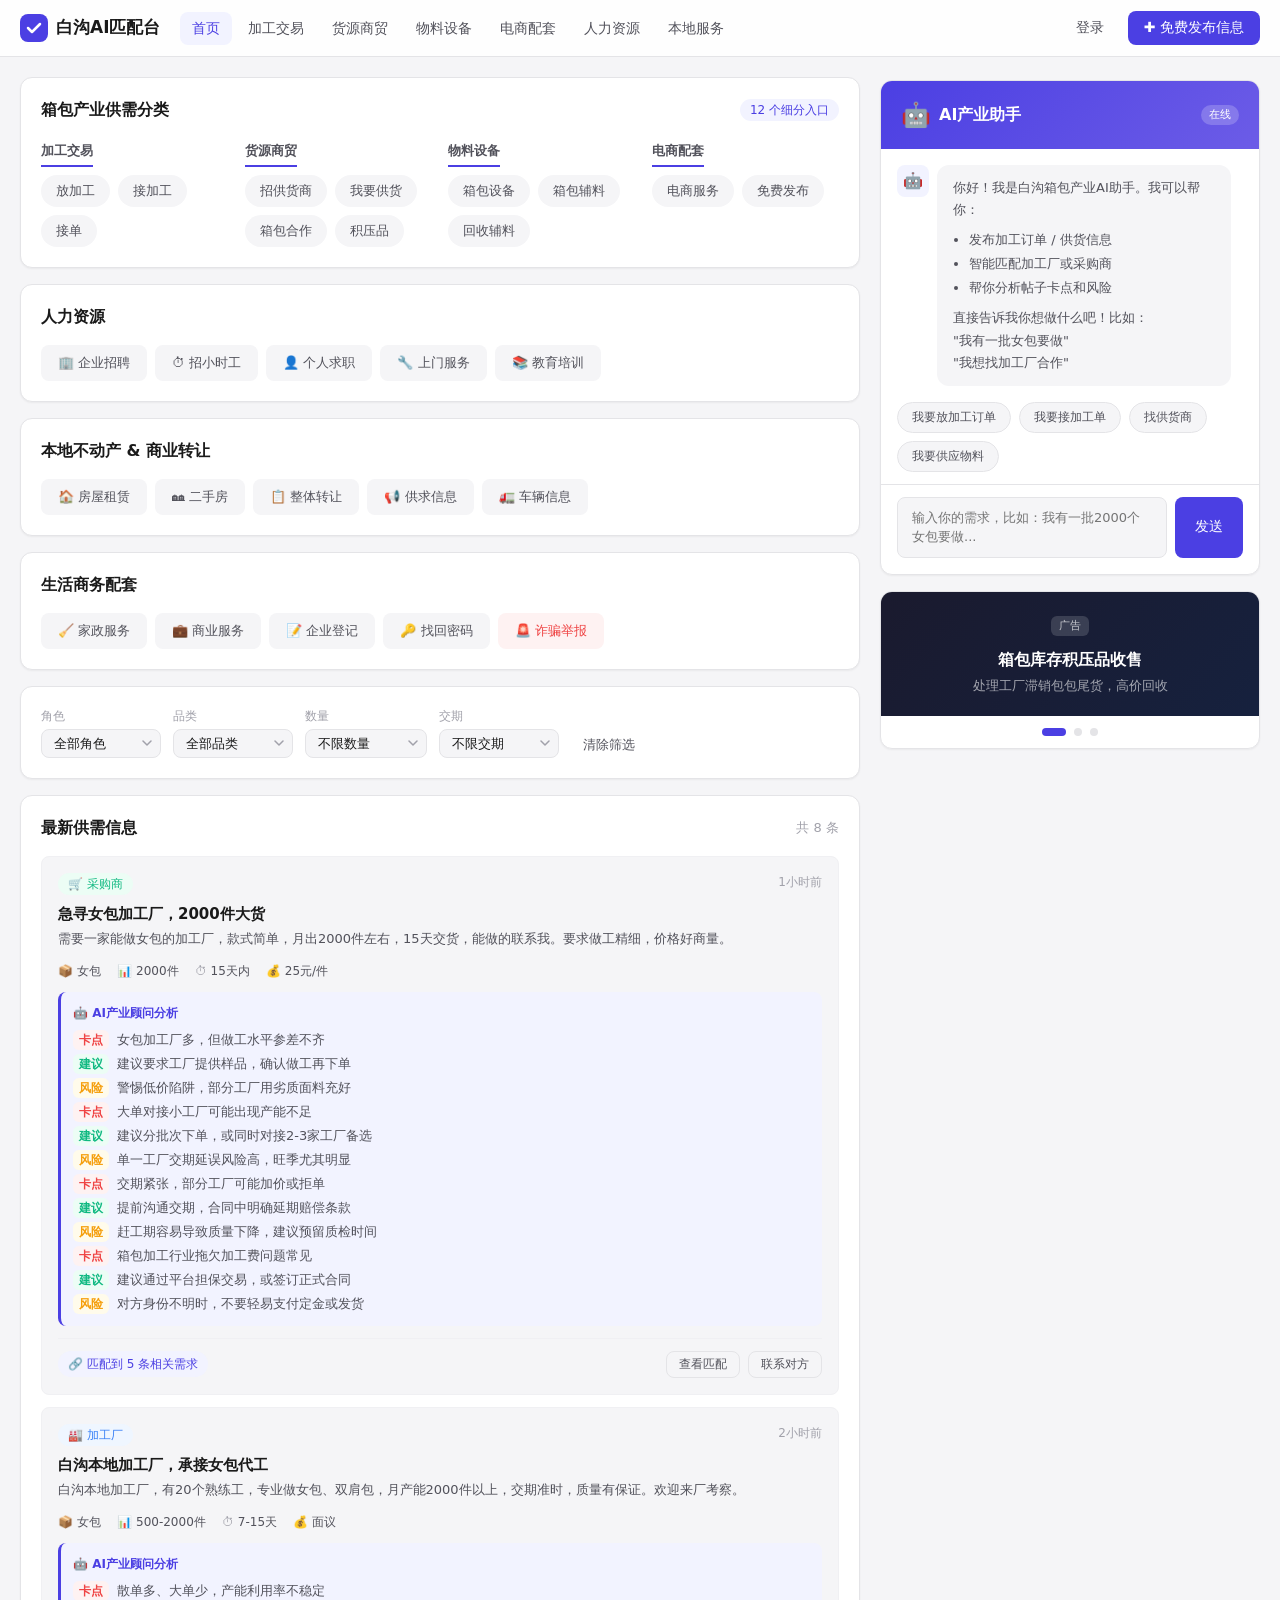
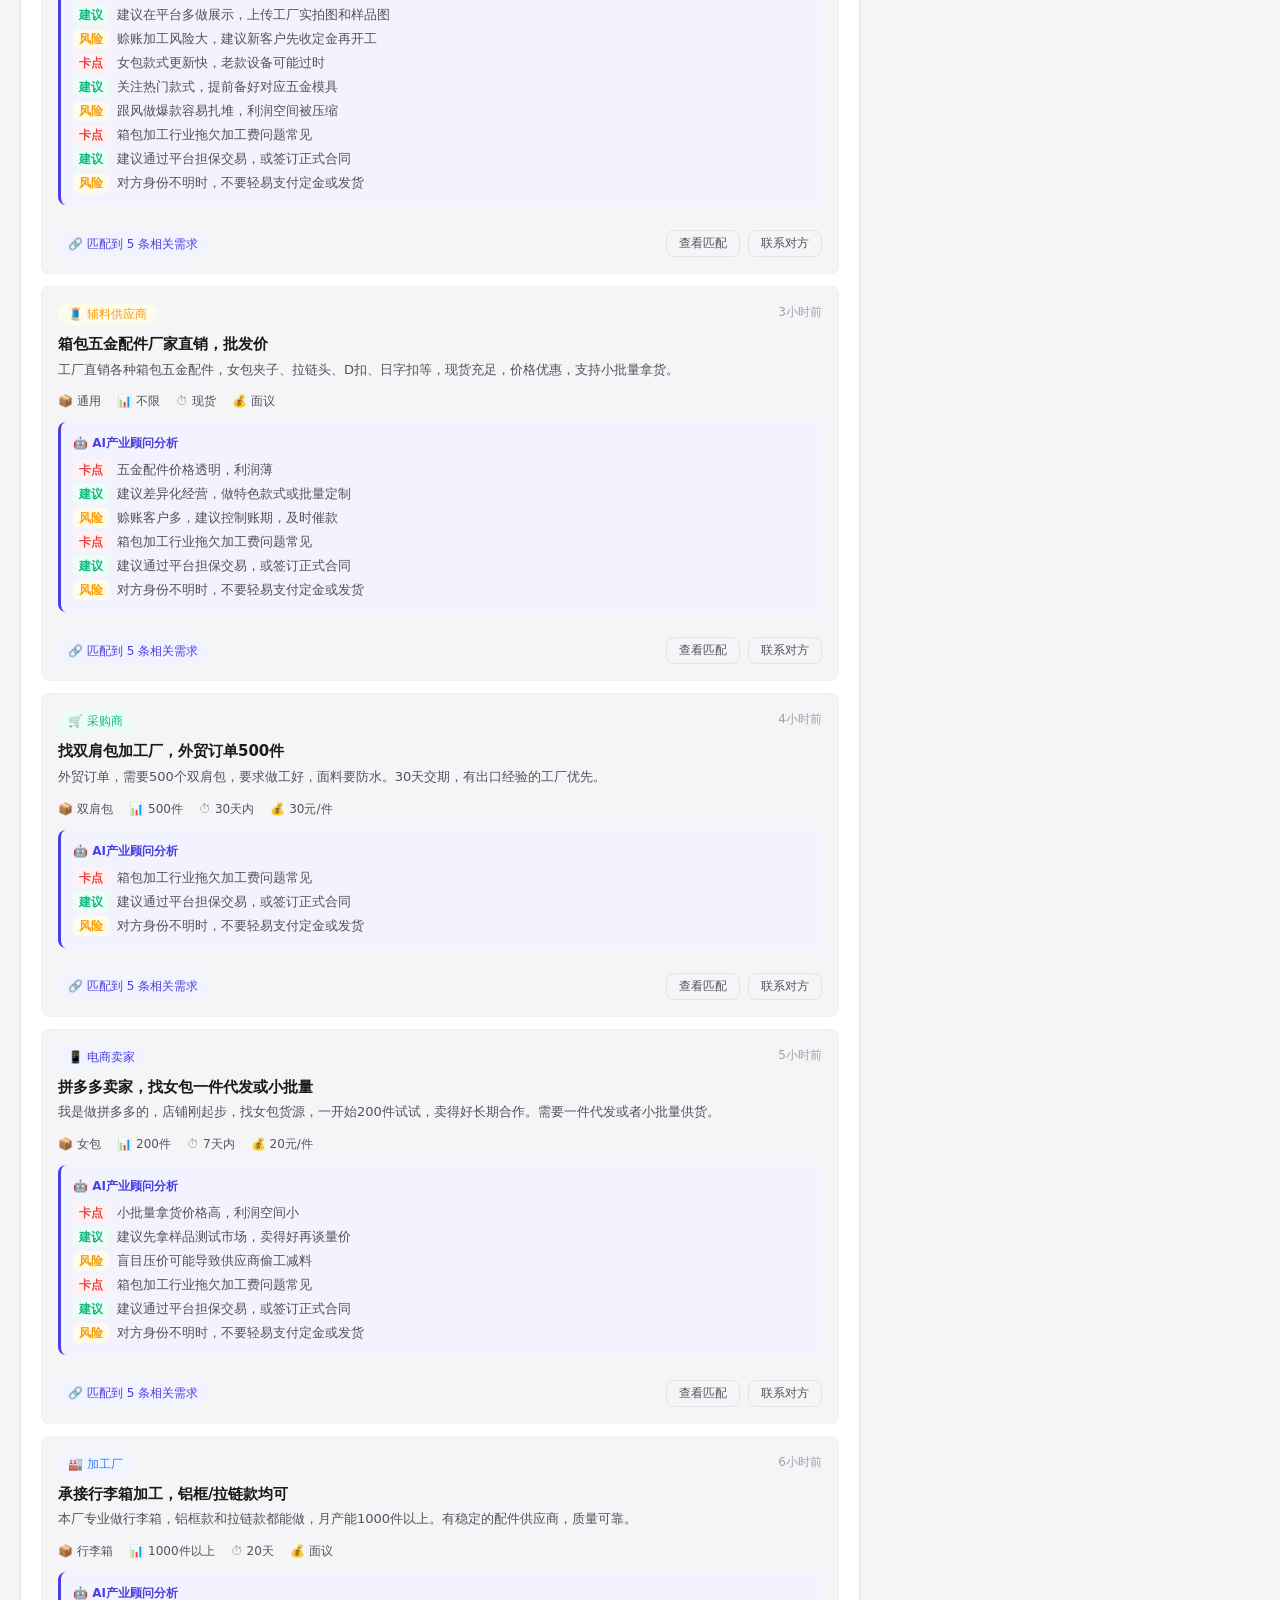
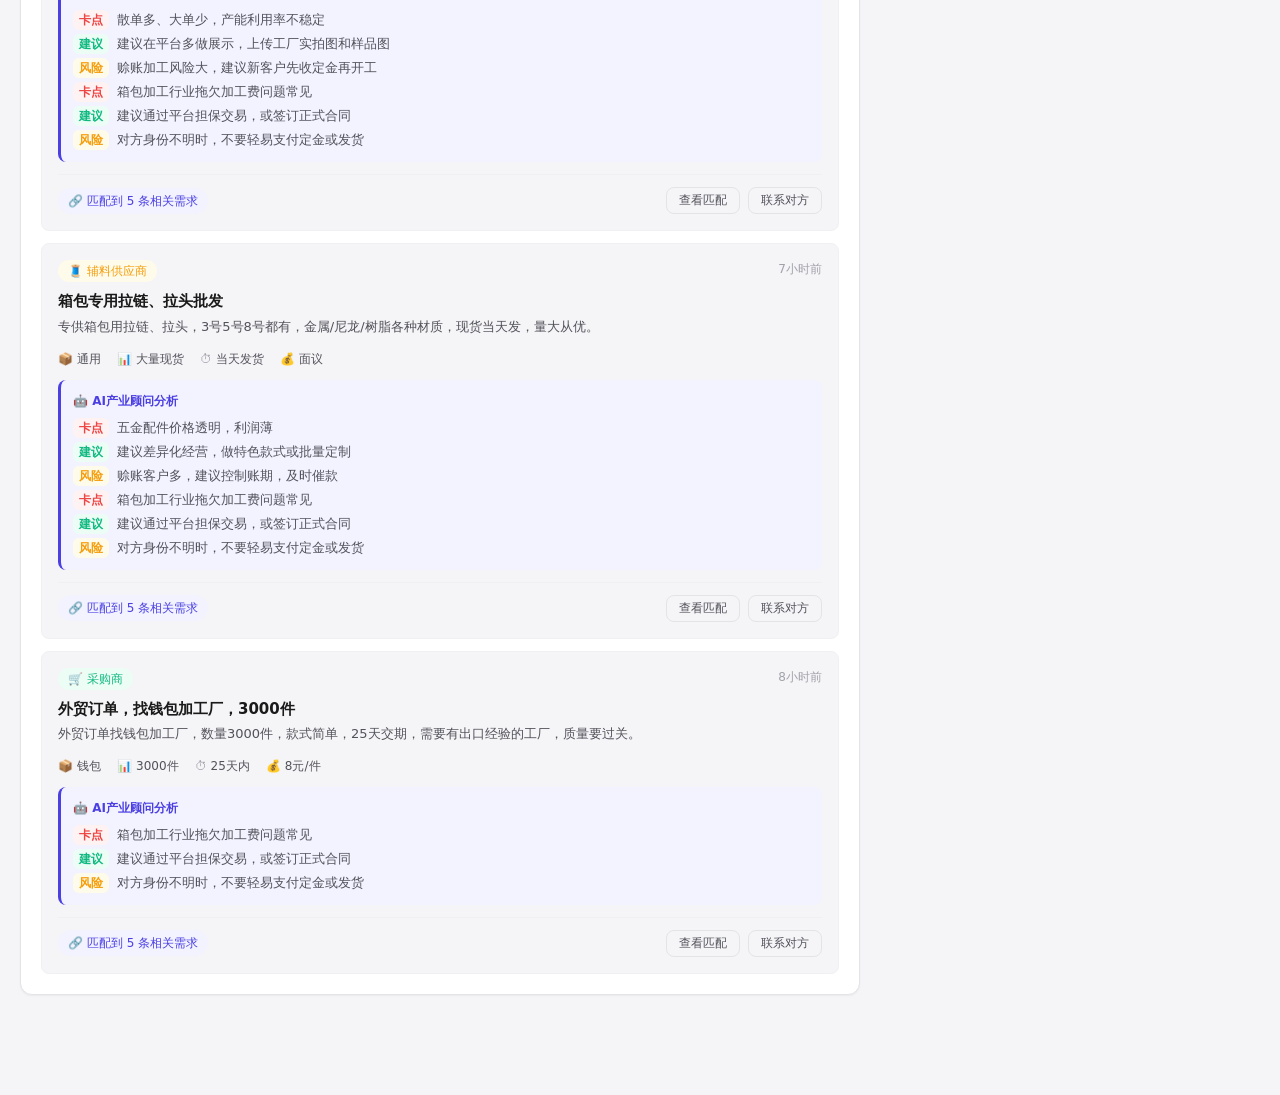
<file: baigou-ai-matching/index.html>
<!DOCTYPE html>
<html lang="zh-CN">
<head>
  <meta charset="UTF-8">
  <meta name="viewport" content="width=device-width, initial-scale=1.0">
  <title>白沟AI匹配台 - 箱包产业智能供需撮合平台</title>
  <link rel="stylesheet" href="styles.css">
</head>
<body>
  <header class="top-nav">
    <div class="nav-inner">
      <a href="#" class="logo">
        <svg width="28" height="28" viewBox="0 0 28 28" fill="none"><rect width="28" height="28" rx="8" fill="var(--brand)"/><path d="M8 14L12 18L20 10" stroke="#fff" stroke-width="2.5" stroke-linecap="round" stroke-linejoin="round"/></svg>
        <span>白沟AI匹配台</span>
      </a>
      <nav class="nav-links">
        <a href="#" class="nav-link active">首页</a>
        <a href="#" class="nav-link">加工交易</a>
        <a href="#" class="nav-link">货源商贸</a>
        <a href="#" class="nav-link">物料设备</a>
        <a href="#" class="nav-link">电商配套</a>
        <a href="#" class="nav-link">人力资源</a>
        <a href="#" class="nav-link">本地服务</a>
      </nav>
      <div class="nav-actions">
        <button class="btn btn-ghost" id="btnLogin">登录</button>
        <button class="btn btn-primary" id="btnPublish">✚ 免费发布信息</button>
      </div>
    </div>
  </header>

  <main class="main-container">
    <section class="content-left">
      <div class="panel category-panel" id="categoryPanel">
        <div class="panel-header"><h2 class="panel-title">箱包产业供需分类</h2><span class="panel-badge">12 个细分入口</span></div>
        <div class="category-grid">
          <div class="cat-group"><div class="cat-group-title">加工交易</div><div class="cat-items"><button class="cat-btn" data-cat="放加工">放加工</button><button class="cat-btn" data-cat="接加工">接加工</button><button class="cat-btn" data-cat="接单">接单</button></div></div>
          <div class="cat-group"><div class="cat-group-title">货源商贸</div><div class="cat-items"><button class="cat-btn" data-cat="招供货商">招供货商</button><button class="cat-btn" data-cat="我要供货">我要供货</button><button class="cat-btn" data-cat="箱包合作">箱包合作</button><button class="cat-btn" data-cat="积压品">积压品</button></div></div>
          <div class="cat-group"><div class="cat-group-title">物料设备</div><div class="cat-items"><button class="cat-btn" data-cat="箱包设备">箱包设备</button><button class="cat-btn" data-cat="箱包辅料">箱包辅料</button><button class="cat-btn" data-cat="回收辅料">回收辅料</button></div></div>
          <div class="cat-group"><div class="cat-group-title">电商配套</div><div class="cat-items"><button class="cat-btn" data-cat="电商服务">电商服务</button><button class="cat-btn" data-cat="免费发布">免费发布</button></div></div>
        </div>
      </div>

      <div class="panel service-panel"><div class="panel-header"><h2 class="panel-title">人力资源</h2></div><div class="service-grid"><button class="service-btn" data-cat="企业招聘">🏢 企业招聘</button><button class="service-btn" data-cat="招小时工">⏱ 招小时工</button><button class="service-btn" data-cat="个人求职">👤 个人求职</button><button class="service-btn" data-cat="上门服务">🔧 上门服务</button><button class="service-btn" data-cat="教育培训">📚 教育培训</button></div></div>

      <div class="panel service-panel"><div class="panel-header"><h2 class="panel-title">本地不动产 & 商业转让</h2></div><div class="service-grid"><button class="service-btn" data-cat="房屋租赁">🏠 房屋租赁</button><button class="service-btn" data-cat="二手房">🏘 二手房</button><button class="service-btn" data-cat="整体转让">📋 整体转让</button><button class="service-btn" data-cat="供求信息">📢 供求信息</button><button class="service-btn" data-cat="车辆信息">🚛 车辆信息</button></div></div>

      <div class="panel service-panel"><div class="panel-header"><h2 class="panel-title">生活商务配套</h2></div><div class="service-grid"><button class="service-btn" data-cat="家政服务">🧹 家政服务</button><button class="service-btn" data-cat="商业服务">💼 商业服务</button><button class="service-btn" data-cat="企业登记">📝 企业登记</button><button class="service-btn" data-cat="找回密码">🔑 找回密码</button><button class="service-btn danger" data-cat="诈骗举报">🚨 诈骗举报</button></div></div>

      <div class="panel filter-panel">
        <div class="filter-bar">
          <div class="filter-group"><label class="filter-label">角色</label><select class="filter-select" id="filterRole"><option value="">全部角色</option><option value="加工厂">加工厂</option><option value="采购商">采购商</option><option value="辅料供应商">辅料供应商</option><option value="电商卖家">电商卖家</option><option value="物流">物流</option></select></div>
          <div class="filter-group"><label class="filter-label">品类</label><select class="filter-select" id="filterCategory"><option value="">全部品类</option><option value="女包">女包</option><option value="双肩包">双肩包</option><option value="行李箱">行李箱</option><option value="手提包">手提包</option><option value="钱包">钱包</option><option value="化妆包">化妆包</option></select></div>
          <div class="filter-group"><label class="filter-label">数量</label><select class="filter-select" id="filterQuantity"><option value="">不限数量</option><option value="100以下">100件以下</option><option value="100-500">100-500件</option><option value="500-2000">500-2000件</option><option value="2000以上">2000件以上</option></select></div>
          <div class="filter-group"><label class="filter-label">交期</label><select class="filter-select" id="filterDelivery"><option value="">不限交期</option><option value="7天内">7天内</option><option value="15天内">15天内</option><option value="30天内">30天内</option><option value="30天以上">30天以上</option></select></div>
          <button class="btn btn-ghost btn-sm" id="btnClearFilter">清除筛选</button>
        </div>
      </div>

      <div class="panel feed-panel" id="feedPanel">
        <div class="panel-header"><h2 class="panel-title">最新供需信息</h2><span class="panel-meta" id="feedCount">共 0 条</span></div>
        <div class="feed-list" id="feedList"><div class="feed-empty" id="feedEmpty"><div class="empty-icon">📭</div><p class="empty-title">暂无匹配的供需信息</p><p class="empty-desc">试试调整筛选条件，或者点击右侧"免费发布"发布第一条信息</p></div></div>
      </div>
    </section>

    <aside class="content-right">
      <div class="panel ai-panel" id="aiPanel">
        <div class="panel-header ai-header"><div class="ai-header-left"><span class="ai-icon">🤖</span><h2 class="panel-title">AI产业助手</h2></div><span class="ai-status">在线</span></div>
        <div class="ai-chat" id="aiChat">
          <div class="ai-message ai-message-bot"><div class="ai-avatar">🤖</div><div class="ai-bubble"><p>你好！我是白沟箱包产业AI助手。我可以帮你：</p><ul><li>发布加工订单 / 供货信息</li><li>智能匹配加工厂或采购商</li><li>帮你分析帖子卡点和风险</li></ul><p>直接告诉我你想做什么吧！比如：<br>"我有一批女包要做"<br>"我想找加工厂合作"</p></div></div>
        </div>
        <div class="ai-quick-actions" id="aiQuickActions">
          <button class="quick-btn" data-intent="放加工">我要放加工订单</button>
          <button class="quick-btn" data-intent="接加工">我要接加工单</button>
          <button class="quick-btn" data-intent="找供货商">找供货商</button>
          <button class="quick-btn" data-intent="供货物料">我要供应物料</button>
        </div>
        <div class="ai-input-area"><textarea class="ai-input" id="aiInput" placeholder="输入你的需求，比如：我有一批2000个女包要做..." rows="2"></textarea><button class="btn btn-primary btn-send" id="btnAiSend">发送</button></div>
      </div>

      <div class="panel ad-panel">
        <div class="ad-carousel" id="adCarousel">
          <div class="ad-slide active"><div class="ad-tag">广告</div><div class="ad-text">箱包库存积压品收售</div><div class="ad-desc">处理工厂滞销包包尾货，高价回收</div></div>
          <div class="ad-slide"><div class="ad-tag">广告</div><div class="ad-text">箱包五金配件厂家直销</div><div class="ad-desc">女包五金夹子、拉链等原材料供货</div></div>
          <div class="ad-slide"><div class="ad-tag">广告</div><div class="ad-text">常年招募女包代加工厂</div><div class="ad-desc">外贸、电商订单外放，寻找合作代工</div></div>
        </div>
        <div class="ad-dots"><span class="ad-dot active" data-ad="0"></span><span class="ad-dot" data-ad="1"></span><span class="ad-dot" data-ad="2"></span></div>
      </div>
    </aside>
  </main>

  <div class="modal-overlay" id="publishModal">
    <div class="modal-container">
      <div class="modal-header"><h3>AI 智能发布向导</h3><button class="btn-close" id="btnCloseModal">&times;</button></div>
      <div class="modal-body" id="publishWizard">
        <div class="wizard-step active" data-step="1"><div class="wizard-question">你是哪一方？</div><div class="wizard-options"><button class="wizard-option" data-role="加工厂">🏭 加工厂<br><small>承接代工订单</small></button><button class="wizard-option" data-role="采购商">🛒 采购商<br><small>寻找加工厂/供货商</small></button><button class="wizard-option" data-role="辅料供应商">🧵 辅料供应商<br><small>供应五金/面料/拉链等</small></button><button class="wizard-option" data-role="电商卖家">📱 电商卖家<br><small>寻找货源/代运营</small></button></div></div>
        <div class="wizard-step" data-step="2"><div class="wizard-question">做什么类型的包？</div><div class="wizard-options"><button class="wizard-option" data-cat="女包">👜 女包</button><button class="wizard-option" data-cat="双肩包">🎒 双肩包</button><button class="wizard-option" data-cat="行李箱">🧳 行李箱</button><button class="wizard-option" data-cat="手提包">🛍 手提包</button><button class="wizard-option" data-cat="钱包">👛 钱包</button><button class="wizard-option" data-cat="化妆包">💄 化妆包</button></div></div>
        <div class="wizard-step" data-step="3"><div class="wizard-question">补充关键信息</div><div class="wizard-form"><div class="form-row"><label>数量</label><input type="text" class="wizard-input" id="wizQuantity" placeholder="例：2000件"></div><div class="form-row"><label>交期</label><input type="text" class="wizard-input" id="wizDelivery" placeholder="例：15天内"></div><div class="form-row"><label>价格/预算</label><input type="text" class="wizard-input" id="wizPrice" placeholder="例：25元/件"></div><div class="form-row"><label>补充说明</label><textarea class="wizard-textarea" id="wizNote" rows="3" placeholder="其他需要说明的信息..."></textarea></div></div></div>
        <div class="wizard-step" data-step="4"><div class="wizard-question">确认发布信息</div><div class="wizard-preview" id="wizPreview"></div><div class="wizard-translate" id="wizTranslate"></div></div>
      </div>
      <div class="modal-footer"><button class="btn btn-ghost" id="btnWizPrev" style="display:none">上一步</button><span class="wizard-steps" id="wizSteps">步骤 1/4</span><button class="btn btn-primary" id="btnWizNext">下一步</button><button class="btn btn-primary" id="btnWizPublish" style="display:none">确认发布</button></div>
    </div>
  </div>

  <div class="modal-overlay" id="matchModal">
    <div class="modal-container">
      <div class="modal-header"><h3>🔗 AI 智能匹配结果</h3><button class="btn-close" id="btnCloseMatch">&times;</button></div>
      <div class="modal-body" id="matchBody"></div>
      <div class="modal-footer"><button class="btn btn-ghost" id="btnCloseMatch2">关闭</button></div>
    </div>
  </div>

  <footer class="mobile-bottom-nav">
    <a href="#" class="bottom-nav-item active">🏠 首页</a>
    <a href="#" class="bottom-nav-item">📂 分类</a>
    <a href="#" class="bottom-nav-item bottom-nav-publish">✚ 发布</a>
    <a href="#" class="bottom-nav-item">📥 下载APP</a>
    <a href="#" class="bottom-nav-item">👤 登录</a>
  </footer>

  <div class="toast-container" id="toastContainer"></div>

  <script src="rules.js"></script>
  <script src="app.js"></script>
</body>
</html>
</file>
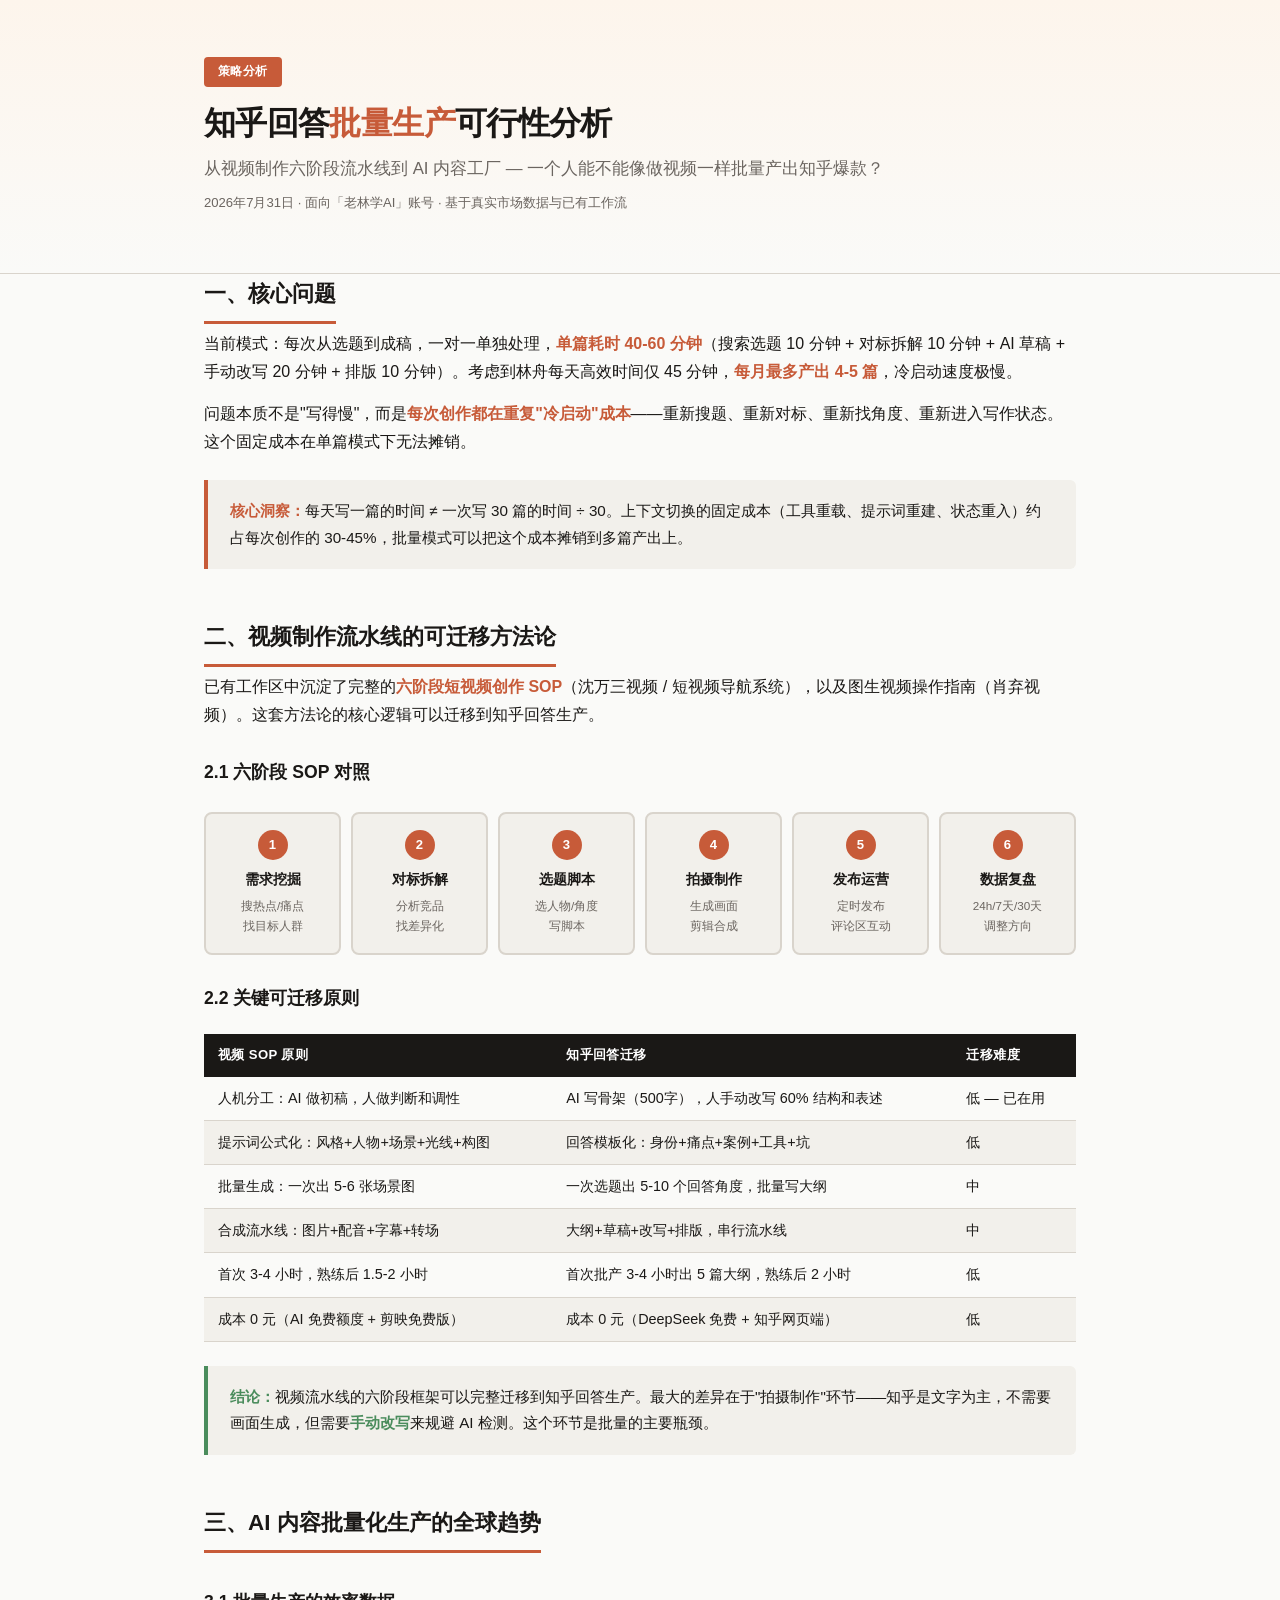
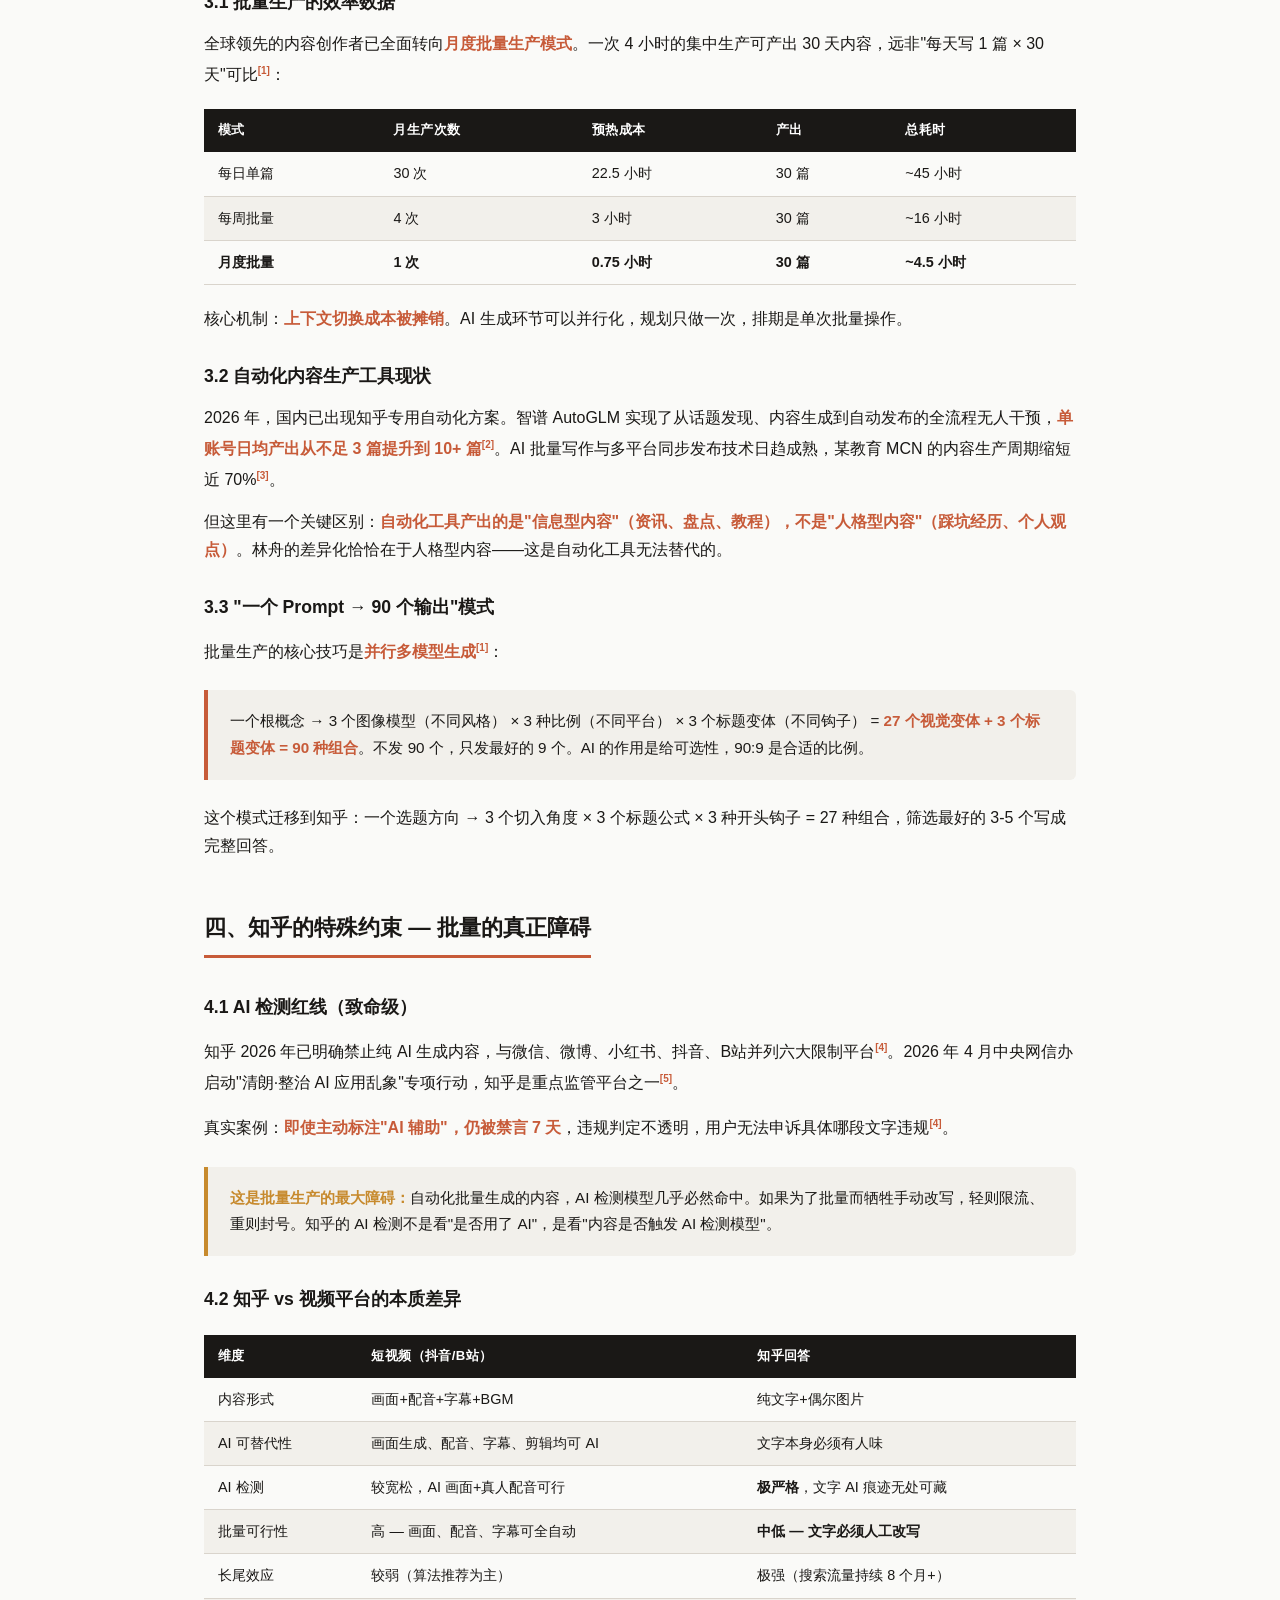
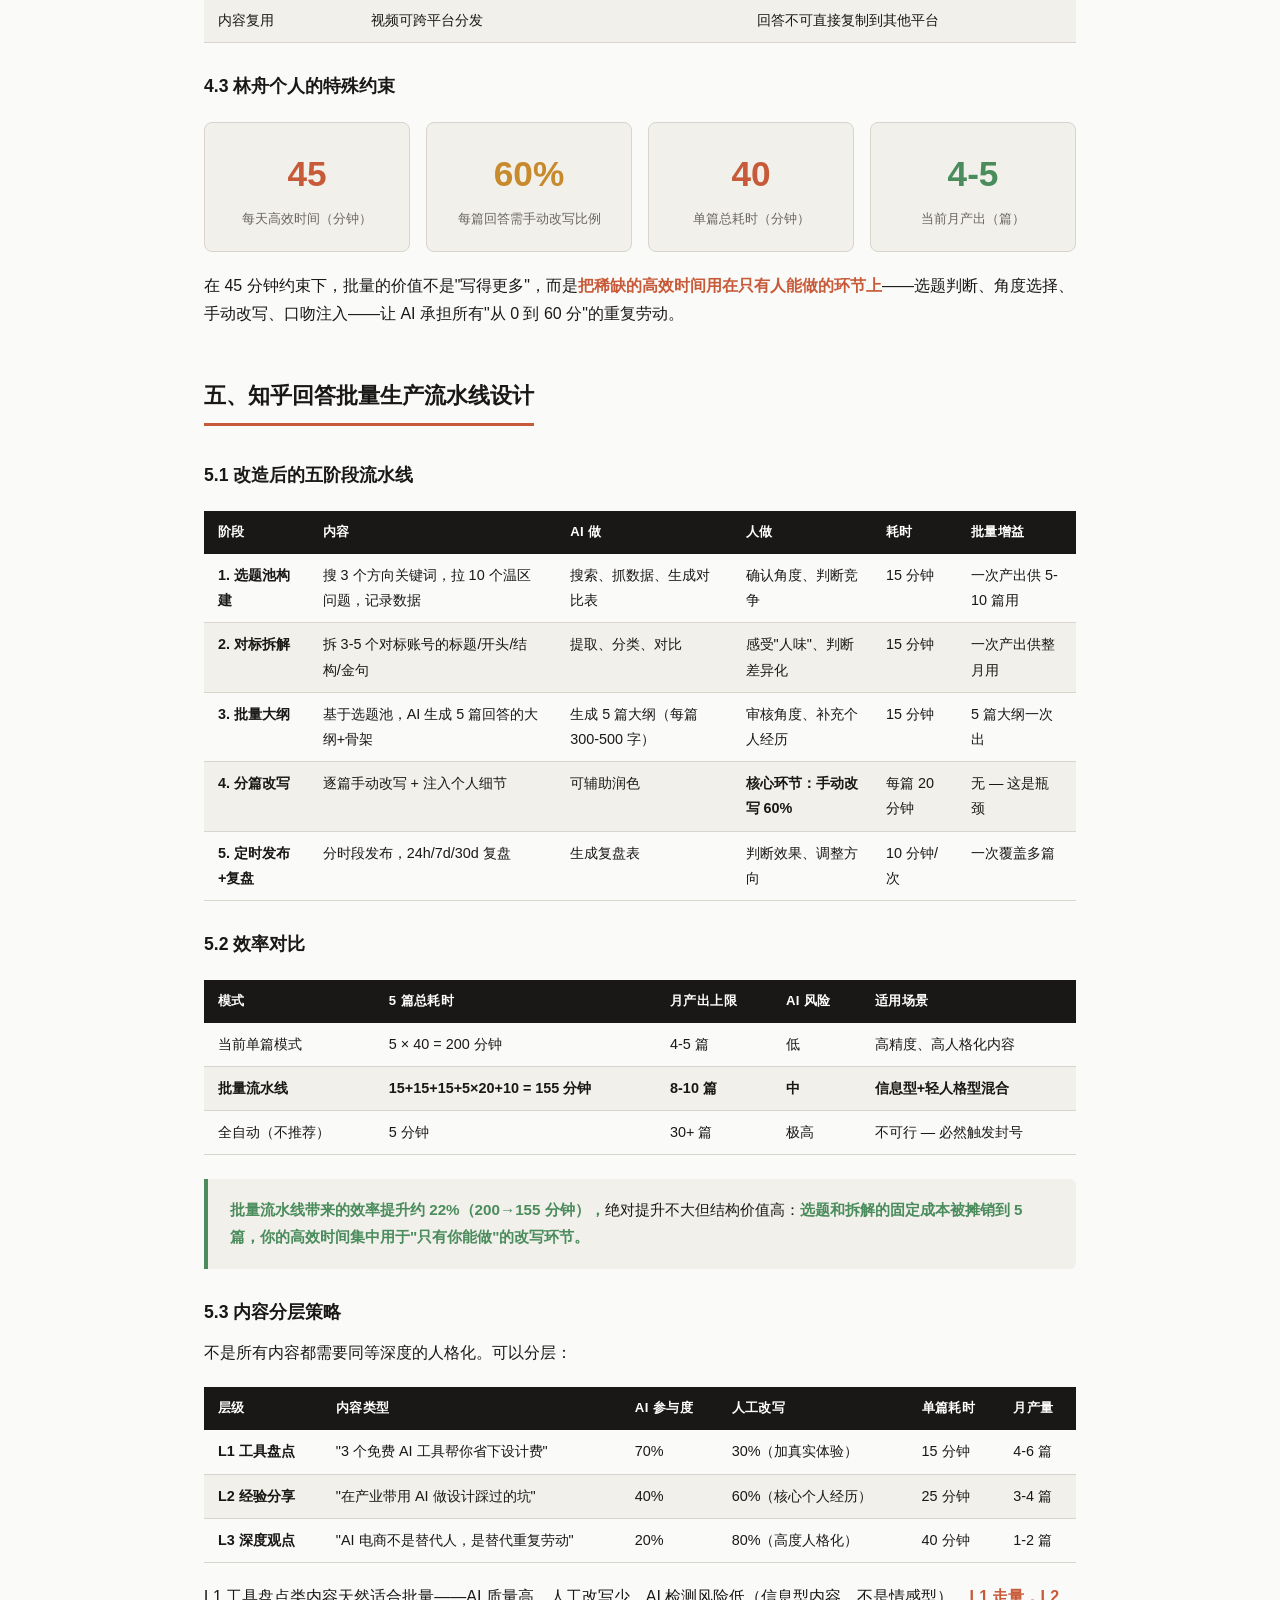
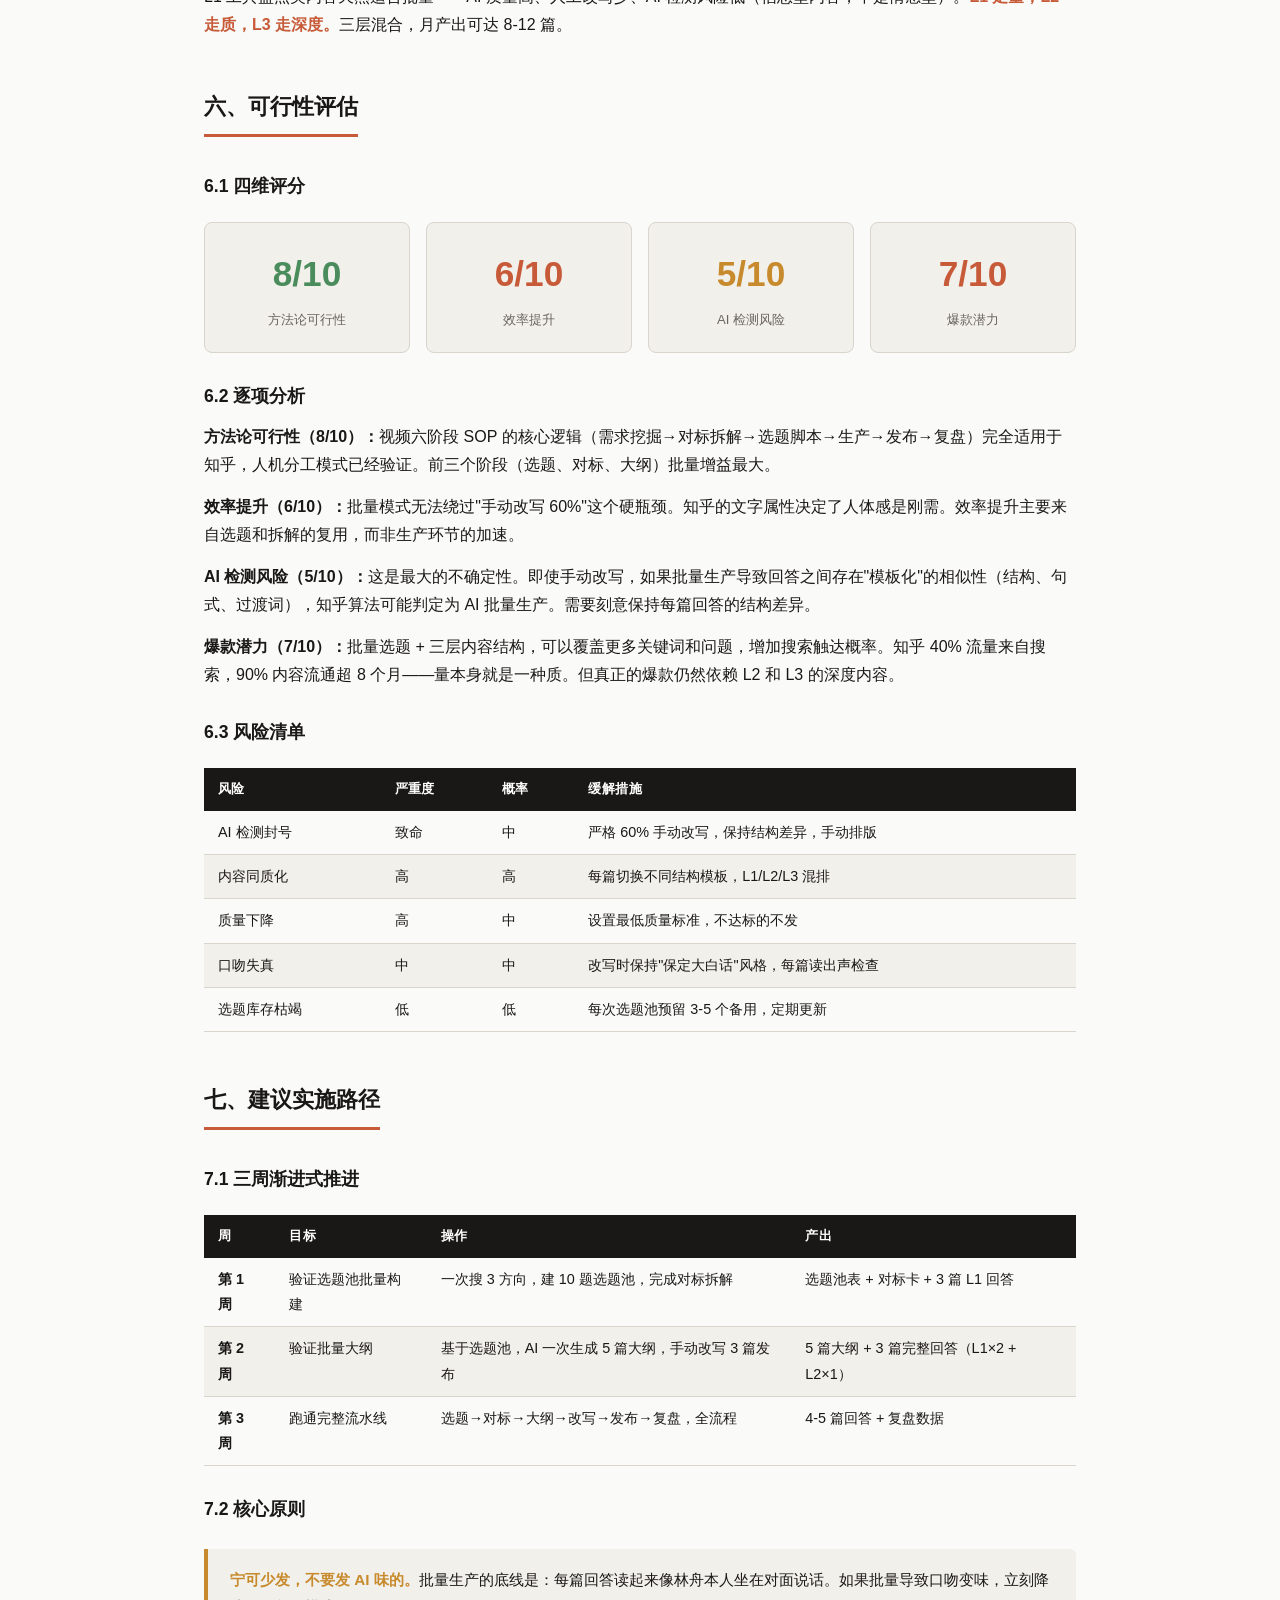
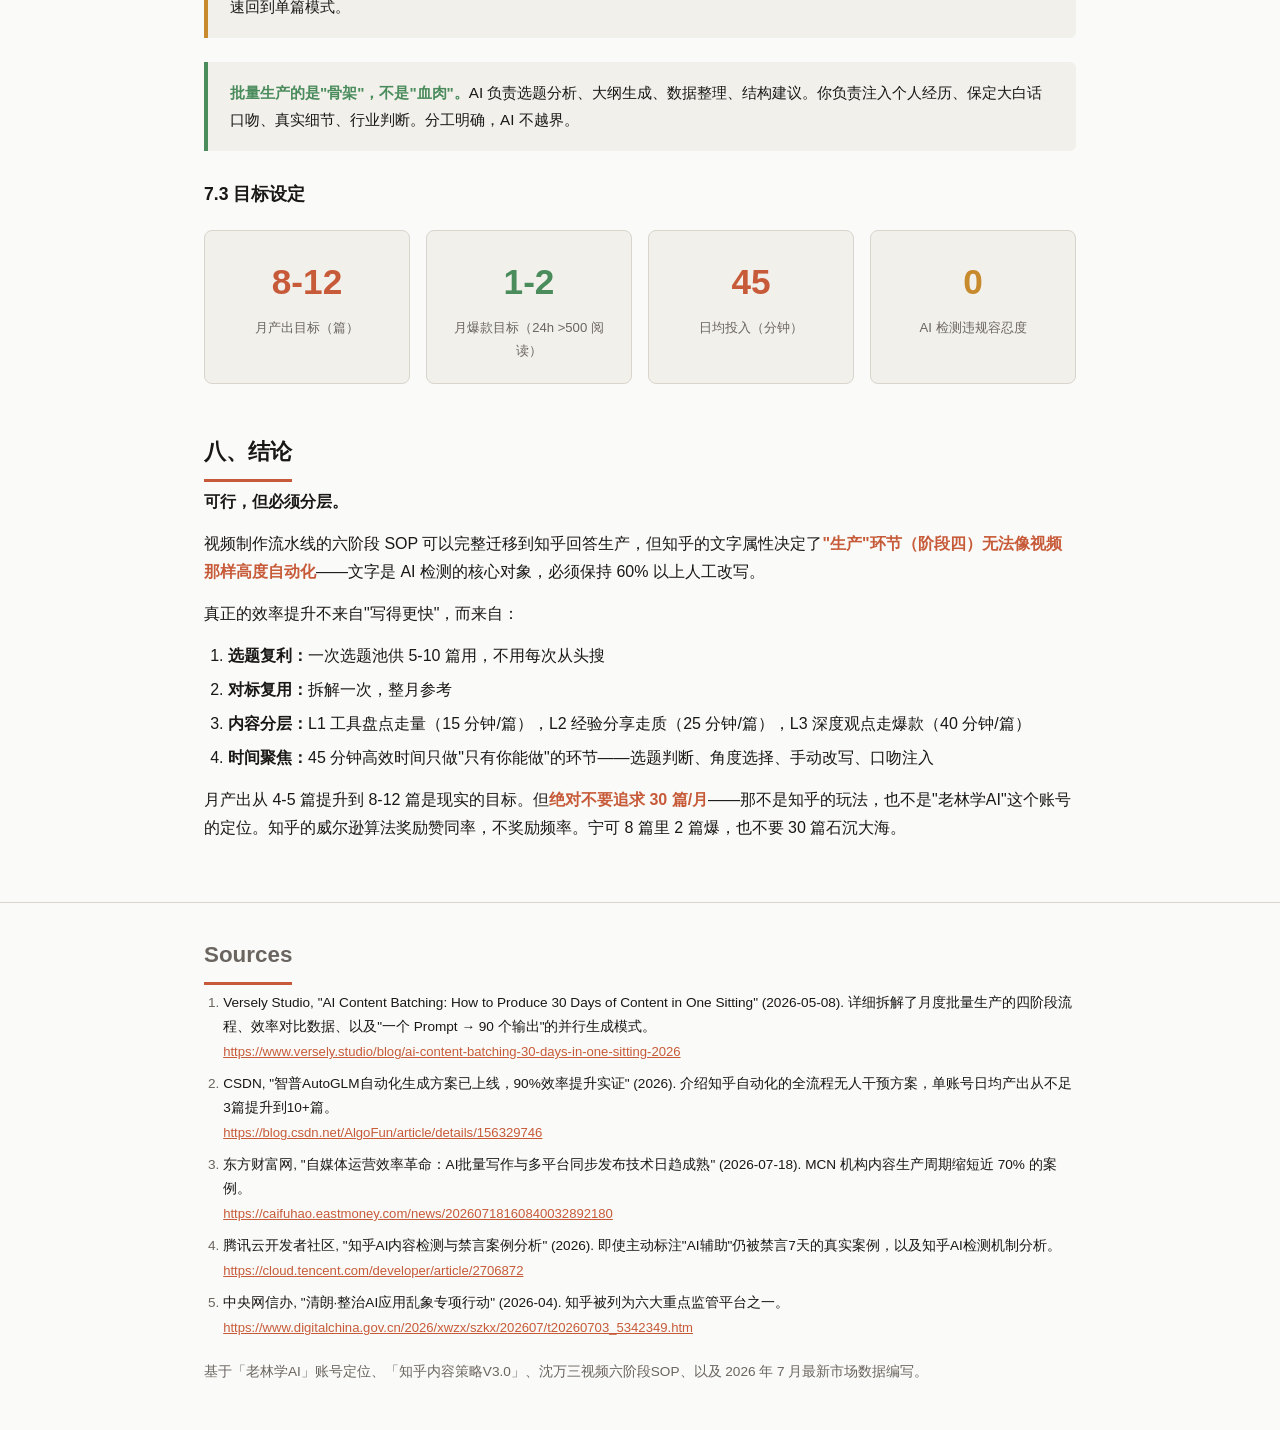
<file: docs/知乎批量生产可行性分析.html>
<!-- Generated by Trae Work -->
<!DOCTYPE html>
<html lang="zh-CN">
<head>
<meta charset="UTF-8">
<meta name="viewport" content="width=device-width, initial-scale=1.0">
<title>知乎回答批量生产可行性分析 — 从视频流水线到内容工厂</title>
<style>
@font-face {
  font-family: 'WorkSans';
  src: url('https://fonts.cdnfonts.com/s/16016/WorkSans-Regular.woff2') format('woff2');
  font-weight: 400;
}
@font-face {
  font-family: 'WorkSans';
  src: url('https://fonts.cdnfonts.com/s/16016/WorkSans-Bold.woff2') format('woff2');
  font-weight: 700;
}

:root {
  --bg: #fafaf8;
  --bg2: #f2f0eb;
  --ink: #1a1816;
  --muted: #6b6560;
  --rule: #d9d4cc;
  --accent: #c75b39;
  --accent2: #2d6d8a;
  --green: #4a8c5c;
  --warn: #c78a2d;
}

* { margin: 0; padding: 0; box-sizing: border-box; }

body {
  font-family: 'WorkSans', -apple-system, BlinkMacSystemFont, 'PingFang SC', 'Microsoft YaHei', 'Noto Sans CJK SC', sans-serif;
  font-size: 16px; line-height: 1.75; color: var(--ink); background: var(--bg);
  -webkit-font-smoothing: antialiased;
}

.container { max-width: 920px; margin: 0 auto; padding: 0 24px; }

/* Header */
.hero {
  padding: 56px 0 44px;
  background: linear-gradient(180deg, #fdf5ec 0%, var(--bg) 100%);
  border-bottom: 1px solid var(--rule);
}
.hero .tag {
  display: inline-block; padding: 4px 14px; background: var(--accent);
  color: #fff; font-size: 0.78rem; font-weight: 700; border-radius: 4px;
  letter-spacing: 0.04em; margin-bottom: 16px;
}
.hero h1 { font-size: 2rem; font-weight: 700; letter-spacing: -0.02em; line-height: 1.3; margin-bottom: 10px; }
.hero h1 .accent { color: var(--accent); }
.hero .subtitle { font-size: 1.05rem; color: var(--muted); margin-bottom: 8px; }
.hero .meta { font-size: 0.82rem; color: var(--muted); }

/* Sections */
section { margin-bottom: 48px; }
h2 {
  font-size: 1.4rem; font-weight: 700; margin-bottom: 6px; padding-bottom: 8px;
  border-bottom: 3px solid var(--accent); display: inline-block;
}
h3 { font-size: 1.1rem; font-weight: 700; margin: 28px 0 12px; color: var(--ink); }
h4 { font-size: 0.95rem; font-weight: 700; margin: 20px 0 8px; }

p { margin-bottom: 14px; }

mark.key { background: none; color: var(--accent); font-weight: 600; }

/* Callout */
.callout {
  background: var(--bg2); border-left: 4px solid var(--accent);
  padding: 18px 22px; margin: 24px 0; border-radius: 0 6px 6px 0;
  font-size: 0.95rem;
}
.callout.warn { border-left-color: var(--warn); }
.callout.green { border-left-color: var(--green); }
.callout strong { color: var(--accent); }
.callout.warn strong { color: var(--warn); }
.callout.green strong { color: var(--green); }

/* Tables */
.table-wrap { overflow-x: auto; overflow-y: auto; max-height: 600px; margin: 20px 0; }
table {
  width: 100%; border-collapse: collapse; font-size: 0.9rem;
  min-width: 600px;
}
thead th {
  background: var(--ink); color: #fff; padding: 10px 14px;
  text-align: left; font-weight: 700; font-size: 0.82rem;
  letter-spacing: 0.03em;
}
tbody td {
  padding: 9px 14px; border-bottom: 1px solid var(--rule);
  vertical-align: top;
}
tbody tr:nth-child(even) { background: var(--bg2); }
tbody tr:hover { background: #fef5ed; }

/* Score */
.score-grid {
  display: grid; grid-template-columns: repeat(4, 1fr); gap: 16px;
  margin: 20px 0;
}
.score-card {
  background: var(--bg2); border: 1px solid var(--rule); border-radius: 8px;
  padding: 20px; text-align: center;
}
.score-card .val { font-size: 2.2rem; font-weight: 700; color: var(--accent); }
.score-card .label { font-size: 0.82rem; color: var(--muted); margin-top: 4px; }
.score-card.warn .val { color: var(--warn); }
.score-card.green .val { color: var(--green); }

/* Flow */
.flow-row {
  display: grid; grid-template-columns: repeat(6, 1fr); gap: 10px;
  margin: 24px 0;
}
.flow-step {
  text-align: center; padding: 16px 8px; background: var(--bg2);
  border: 2px solid var(--rule); border-radius: 8px; font-size: 0.8rem;
}
.flow-step .num {
  width: 30px; height: 30px; background: var(--accent); color: #fff;
  border-radius: 50%; display: flex; align-items: center; justify-content: center;
  font-weight: 700; font-size: 0.82rem; margin: 0 auto 8px;
}
.flow-step .title { font-weight: 700; font-size: 0.85rem; margin-bottom: 4px; }
.flow-step .detail { font-size: 0.73rem; color: var(--muted); }

/* Two column */
.two-col { display: grid; grid-template-columns: 1fr 1fr; gap: 24px; margin: 20px 0; }

/* Footer */
footer {
  margin-top: 60px; padding: 32px 0; border-top: 1px solid var(--rule);
  font-size: 0.85rem; color: var(--muted);
}
footer .sources ol { padding-left: 1.2rem; font-size: 0.85rem; color: var(--muted); }
footer .sources li { margin-bottom: 0.5rem; overflow-wrap: break-word; word-break: break-all; }
footer .sources .src-title { color: var(--ink); word-break: normal; }
footer .sources .src-url { display: block; margin-top: 0.15rem; font-size: 0.82rem; color: var(--accent); word-break: break-all; }
footer .sources a { word-break: break-all; }

/* Inline citations */
sup a { color: var(--accent); text-decoration: none; font-size: 0.75em; font-weight: 600; }
sup a:hover { text-decoration: underline; }

/* Responsive */
@media (max-width: 768px) {
  .score-grid { grid-template-columns: repeat(2, 1fr); }
  .flow-row { grid-template-columns: repeat(3, 1fr); }
  .two-col { grid-template-columns: 1fr; }
  .hero h1 { font-size: 1.5rem; }
}
@media (max-width: 480px) {
  .flow-row { grid-template-columns: repeat(2, 1fr); }
  .score-grid { grid-template-columns: 1fr; }
}

/* Diagram */
.diagram { margin: 2rem 0; text-align: center; }
.diagram figcaption { font-size: 0.8rem; color: var(--muted); margin-top: 0.5rem; }

/* Chart figure */
.chart-figure { margin: 2rem 0; }
.chart-figure figcaption { font-size: 0.9rem; font-weight: 600; color: var(--ink); margin-bottom: 0.75rem; }
</style>
</head>
<body>

<!-- Hero -->
<div class="hero">
  <div class="container">
    <div class="tag">策略分析</div>
    <h1>知乎回答<span class="accent">批量生产</span>可行性分析</h1>
    <p class="subtitle">从视频制作六阶段流水线到 AI 内容工厂 — 一个人能不能像做视频一样批量产出知乎爆款？</p>
    <p class="meta">2026年7月31日 · 面向「老林学AI」账号 · 基于真实市场数据与已有工作流</p>
  </div>
</div>

<div class="container">

<!-- 1. 核心问题 -->
<section>
<h2>一、核心问题</h2>

<p>当前模式：每次从选题到成稿，一对一单独处理，<mark class="key">单篇耗时 40-60 分钟</mark>（搜索选题 10 分钟 + 对标拆解 10 分钟 + AI 草稿 + 手动改写 20 分钟 + 排版 10 分钟）。考虑到林舟每天高效时间仅 45 分钟，<mark class="key">每月最多产出 4-5 篇</mark>，冷启动速度极慢。</p>

<p>问题本质不是"写得慢"，而是<mark class="key">每次创作都在重复"冷启动"成本</mark>——重新搜题、重新对标、重新找角度、重新进入写作状态。这个固定成本在单篇模式下无法摊销。</p>

<div class="callout">
  <strong>核心洞察：</strong>每天写一篇的时间 ≠ 一次写 30 篇的时间 ÷ 30。上下文切换的固定成本（工具重载、提示词重建、状态重入）约占每次创作的 30-45%，批量模式可以把这个成本摊销到多篇产出上。
</div>
</section>

<!-- 2. 视频制作流水线的可迁移方法论 -->
<section>
<h2>二、视频制作流水线的可迁移方法论</h2>

<p>已有工作区中沉淀了完整的<mark class="key">六阶段短视频创作 SOP</mark>（沈万三视频 / 短视频导航系统），以及图生视频操作指南（肖弃视频）。这套方法论的核心逻辑可以迁移到知乎回答生产。</p>

<h3>2.1 六阶段 SOP 对照</h3>

<div class="flow-row">
  <div class="flow-step">
    <div class="num">1</div>
    <div class="title">需求挖掘</div>
    <div class="detail">搜热点/痛点<br>找目标人群</div>
  </div>
  <div class="flow-step">
    <div class="num">2</div>
    <div class="title">对标拆解</div>
    <div class="detail">分析竞品<br>找差异化</div>
  </div>
  <div class="flow-step">
    <div class="num">3</div>
    <div class="title">选题脚本</div>
    <div class="detail">选人物/角度<br>写脚本</div>
  </div>
  <div class="flow-step">
    <div class="num">4</div>
    <div class="title">拍摄制作</div>
    <div class="detail">生成画面<br>剪辑合成</div>
  </div>
  <div class="flow-step">
    <div class="num">5</div>
    <div class="title">发布运营</div>
    <div class="detail">定时发布<br>评论区互动</div>
  </div>
  <div class="flow-step">
    <div class="num">6</div>
    <div class="title">数据复盘</div>
    <div class="detail">24h/7天/30天<br>调整方向</div>
  </div>
</div>

<h3>2.2 关键可迁移原则</h3>

<div class="table-wrap">
<table>
  <thead>
    <tr><th>视频 SOP 原则</th><th>知乎回答迁移</th><th>迁移难度</th></tr>
  </thead>
  <tbody>
    <tr>
      <td>人机分工：AI 做初稿，人做判断和调性</td>
      <td>AI 写骨架（500字），人手动改写 60% 结构和表述</td>
      <td>低 — 已在用</td>
    </tr>
    <tr>
      <td>提示词公式化：风格+人物+场景+光线+构图</td>
      <td>回答模板化：身份+痛点+案例+工具+坑</td>
      <td>低</td>
    </tr>
    <tr>
      <td>批量生成：一次出 5-6 张场景图</td>
      <td>一次选题出 5-10 个回答角度，批量写大纲</td>
      <td>中</td>
    </tr>
    <tr>
      <td>合成流水线：图片+配音+字幕+转场</td>
      <td>大纲+草稿+改写+排版，串行流水线</td>
      <td>中</td>
    </tr>
    <tr>
      <td>首次 3-4 小时，熟练后 1.5-2 小时</td>
      <td>首次批产 3-4 小时出 5 篇大纲，熟练后 2 小时</td>
      <td>低</td>
    </tr>
    <tr>
      <td>成本 0 元（AI 免费额度 + 剪映免费版）</td>
      <td>成本 0 元（DeepSeek 免费 + 知乎网页端）</td>
      <td>低</td>
    </tr>
  </tbody>
</table>
</div>

<div class="callout green">
  <strong>结论：</strong>视频流水线的六阶段框架可以完整迁移到知乎回答生产。最大的差异在于"拍摄制作"环节——知乎是文字为主，不需要画面生成，但需要<strong>手动改写</strong>来规避 AI 检测。这个环节是批量的主要瓶颈。
</div>
</section>

<!-- 3. AI 内容批量化生产的全球趋势 -->
<section>
<h2>三、AI 内容批量化生产的全球趋势</h2>

<h3>3.1 批量生产的效率数据</h3>

<p>全球领先的内容创作者已全面转向<mark class="key">月度批量生产模式</mark>。一次 4 小时的集中生产可产出 30 天内容，远非"每天写 1 篇 × 30 天"可比<sup><a href="#cite-1">[1]</a></sup>：</p>

<div class="table-wrap">
<table>
  <thead>
    <tr><th>模式</th><th>月生产次数</th><th>预热成本</th><th>产出</th><th>总耗时</th></tr>
  </thead>
  <tbody>
    <tr><td>每日单篇</td><td>30 次</td><td>22.5 小时</td><td>30 篇</td><td>~45 小时</td></tr>
    <tr><td>每周批量</td><td>4 次</td><td>3 小时</td><td>30 篇</td><td>~16 小时</td></tr>
    <tr><td><strong>月度批量</strong></td><td><strong>1 次</strong></td><td><strong>0.75 小时</strong></td><td><strong>30 篇</strong></td><td><strong>~4.5 小时</strong></td></tr>
  </tbody>
</table>
</div>

<p>核心机制：<mark class="key">上下文切换成本被摊销</mark>。AI 生成环节可以并行化，规划只做一次，排期是单次批量操作。</p>

<h3>3.2 自动化内容生产工具现状</h3>

<p>2026 年，国内已出现知乎专用自动化方案。智谱 AutoGLM 实现了从话题发现、内容生成到自动发布的全流程无人干预，<mark class="key">单账号日均产出从不足 3 篇提升到 10+ 篇</mark><sup><a href="#cite-2">[2]</a></sup>。AI 批量写作与多平台同步发布技术日趋成熟，某教育 MCN 的内容生产周期缩短近 70%<sup><a href="#cite-3">[3]</a></sup>。</p>

<p>但这里有一个关键区别：<mark class="key">自动化工具产出的是"信息型内容"（资讯、盘点、教程），不是"人格型内容"（踩坑经历、个人观点）</mark>。林舟的差异化恰恰在于人格型内容——这是自动化工具无法替代的。</p>

<h3>3.3 "一个 Prompt → 90 个输出"模式</h3>

<p>批量生产的核心技巧是<mark class="key">并行多模型生成</mark><sup><a href="#cite-1">[1]</a></sup>：</p>

<div class="callout">
  一个根概念 → 3 个图像模型（不同风格） × 3 种比例（不同平台） × 3 个标题变体（不同钩子） = <strong>27 个视觉变体 + 3 个标题变体 = 90 种组合</strong>。不发 90 个，只发最好的 9 个。AI 的作用是给可选性，90:9 是合适的比例。
</div>

<p>这个模式迁移到知乎：一个选题方向 → 3 个切入角度 × 3 个标题公式 × 3 种开头钩子 = 27 种组合，筛选最好的 3-5 个写成完整回答。</p>
</section>

<!-- 4. 知乎的特殊约束 -->
<section>
<h2>四、知乎的特殊约束 — 批量的真正障碍</h2>

<h3>4.1 AI 检测红线（致命级）</h3>

<p>知乎 2026 年已明确禁止纯 AI 生成内容，与微信、微博、小红书、抖音、B站并列六大限制平台<sup><a href="#cite-4">[4]</a></sup>。2026 年 4 月中央网信办启动"清朗·整治 AI 应用乱象"专项行动，知乎是重点监管平台之一<sup><a href="#cite-5">[5]</a></sup>。</p>

<p>真实案例：<mark class="key">即使主动标注"AI 辅助"，仍被禁言 7 天</mark>，违规判定不透明，用户无法申诉具体哪段文字违规<sup><a href="#cite-4">[4]</a></sup>。</p>

<div class="callout warn">
  <strong>这是批量生产的最大障碍：</strong>自动化批量生成的内容，AI 检测模型几乎必然命中。如果为了批量而牺牲手动改写，轻则限流、重则封号。知乎的 AI 检测不是看"是否用了 AI"，是看"内容是否触发 AI 检测模型"。
</div>

<h3>4.2 知乎 vs 视频平台的本质差异</h3>

<div class="table-wrap">
<table>
  <thead>
    <tr><th>维度</th><th>短视频（抖音/B站）</th><th>知乎回答</th></tr>
  </thead>
  <tbody>
    <tr><td>内容形式</td><td>画面+配音+字幕+BGM</td><td>纯文字+偶尔图片</td></tr>
    <tr><td>AI 可替代性</td><td>画面生成、配音、字幕、剪辑均可 AI</td><td>文字本身必须有人味</td></tr>
    <tr><td>AI 检测</td><td>较宽松，AI 画面+真人配音可行</td><td><strong>极严格</strong>，文字 AI 痕迹无处可藏</td></tr>
    <tr><td>批量可行性</td><td>高 — 画面、配音、字幕可全自动</td><td><strong>中低 — 文字必须人工改写</strong></td></tr>
    <tr><td>长尾效应</td><td>较弱（算法推荐为主）</td><td>极强（搜索流量持续 8 个月+）</td></tr>
    <tr><td>内容复用</td><td>视频可跨平台分发</td><td>回答不可直接复制到其他平台</td></tr>
  </tbody>
</table>
</div>

<h3>4.3 林舟个人的特殊约束</h3>

<div class="score-grid">
  <div class="score-card">
    <div class="val">45</div>
    <div class="label">每天高效时间（分钟）</div>
  </div>
  <div class="score-card warn">
    <div class="val">60%</div>
    <div class="label">每篇回答需手动改写比例</div>
  </div>
  <div class="score-card">
    <div class="val">40</div>
    <div class="label">单篇总耗时（分钟）</div>
  </div>
  <div class="score-card green">
    <div class="val">4-5</div>
    <div class="label">当前月产出（篇）</div>
  </div>
</div>

<p>在 45 分钟约束下，批量的价值不是"写得更多"，而是<mark class="key">把稀缺的高效时间用在只有人能做的环节上</mark>——选题判断、角度选择、手动改写、口吻注入——让 AI 承担所有"从 0 到 60 分"的重复劳动。</p>
</section>

<!-- 5. 知乎回答批量生产流水线设计 -->
<section>
<h2>五、知乎回答批量生产流水线设计</h2>

<h3>5.1 改造后的五阶段流水线</h3>

<div class="table-wrap">
<table>
  <thead>
    <tr><th>阶段</th><th>内容</th><th>AI 做</th><th>人做</th><th>耗时</th><th>批量增益</th></tr>
  </thead>
  <tbody>
    <tr>
      <td><strong>1. 选题池构建</strong></td>
      <td>搜 3 个方向关键词，拉 10 个温区问题，记录数据</td>
      <td>搜索、抓数据、生成对比表</td>
      <td>确认角度、判断竞争</td>
      <td>15 分钟</td>
      <td>一次产出供 5-10 篇用</td>
    </tr>
    <tr>
      <td><strong>2. 对标拆解</strong></td>
      <td>拆 3-5 个对标账号的标题/开头/结构/金句</td>
      <td>提取、分类、对比</td>
      <td>感受"人味"、判断差异化</td>
      <td>15 分钟</td>
      <td>一次产出供整月用</td>
    </tr>
    <tr>
      <td><strong>3. 批量大纲</strong></td>
      <td>基于选题池，AI 生成 5 篇回答的大纲+骨架</td>
      <td>生成 5 篇大纲（每篇 300-500 字）</td>
      <td>审核角度、补充个人经历</td>
      <td>15 分钟</td>
      <td>5 篇大纲一次出</td>
    </tr>
    <tr>
      <td><strong>4. 分篇改写</strong></td>
      <td>逐篇手动改写 + 注入个人细节</td>
      <td>可辅助润色</td>
      <td><strong>核心环节：手动改写 60%</strong></td>
      <td>每篇 20 分钟</td>
      <td>无 — 这是瓶颈</td>
    </tr>
    <tr>
      <td><strong>5. 定时发布+复盘</strong></td>
      <td>分时段发布，24h/7d/30d 复盘</td>
      <td>生成复盘表</td>
      <td>判断效果、调整方向</td>
      <td>10 分钟/次</td>
      <td>一次覆盖多篇</td>
    </tr>
  </tbody>
</table>
</div>

<h3>5.2 效率对比</h3>

<div class="table-wrap">
<table>
  <thead>
    <tr><th>模式</th><th>5 篇总耗时</th><th>月产出上限</th><th>AI 风险</th><th>适用场景</th></tr>
  </thead>
  <tbody>
    <tr><td>当前单篇模式</td><td>5 × 40 = 200 分钟</td><td>4-5 篇</td><td>低</td><td>高精度、高人格化内容</td></tr>
    <tr><td><strong>批量流水线</strong></td><td><strong>15+15+15+5×20+10 = 155 分钟</strong></td><td><strong>8-10 篇</strong></td><td><strong>中</strong></td><td><strong>信息型+轻人格型混合</strong></td></tr>
    <tr><td>全自动（不推荐）</td><td>5 分钟</td><td>30+ 篇</td><td>极高</td><td>不可行 — 必然触发封号</td></tr>
  </tbody>
</table>
</div>

<div class="callout green">
  <strong>批量流水线带来的效率提升约 22%（200→155 分钟），</strong>绝对提升不大但结构价值高：<strong>选题和拆解的固定成本被摊销到 5 篇，你的高效时间集中用于"只有你能做"的改写环节。</strong>
</div>

<h3>5.3 内容分层策略</h3>

<p>不是所有内容都需要同等深度的人格化。可以分层：</p>

<div class="table-wrap">
<table>
  <thead>
    <tr><th>层级</th><th>内容类型</th><th>AI 参与度</th><th>人工改写</th><th>单篇耗时</th><th>月产量</th></tr>
  </thead>
  <tbody>
    <tr>
      <td><strong>L1 工具盘点</strong></td>
      <td>"3 个免费 AI 工具帮你省下设计费"</td>
      <td>70%</td>
      <td>30%（加真实体验）</td>
      <td>15 分钟</td>
      <td>4-6 篇</td>
    </tr>
    <tr>
      <td><strong>L2 经验分享</strong></td>
      <td>"在产业带用 AI 做设计踩过的坑"</td>
      <td>40%</td>
      <td>60%（核心个人经历）</td>
      <td>25 分钟</td>
      <td>3-4 篇</td>
    </tr>
    <tr>
      <td><strong>L3 深度观点</strong></td>
      <td>"AI 电商不是替代人，是替代重复劳动"</td>
      <td>20%</td>
      <td>80%（高度人格化）</td>
      <td>40 分钟</td>
      <td>1-2 篇</td>
    </tr>
  </tbody>
</table>
</div>

<p>L1 工具盘点类内容天然适合批量——AI 质量高、人工改写少、AI 检测风险低（信息型内容，不是情感型）。<mark class="key">L1 走量，L2 走质，L3 走深度。</mark>三层混合，月产出可达 8-12 篇。</p>
</section>

<!-- 6. 可行性评估 -->
<section>
<h2>六、可行性评估</h2>

<h3>6.1 四维评分</h3>

<div class="score-grid">
  <div class="score-card green">
    <div class="val">8/10</div>
    <div class="label">方法论可行性</div>
  </div>
  <div class="score-card">
    <div class="val">6/10</div>
    <div class="label">效率提升</div>
  </div>
  <div class="score-card warn">
    <div class="val">5/10</div>
    <div class="label">AI 检测风险</div>
  </div>
  <div class="score-card">
    <div class="val">7/10</div>
    <div class="label">爆款潜力</div>
  </div>
</div>

<h3>6.2 逐项分析</h3>

<p><strong>方法论可行性（8/10）：</strong>视频六阶段 SOP 的核心逻辑（需求挖掘→对标拆解→选题脚本→生产→发布→复盘）完全适用于知乎，人机分工模式已经验证。前三个阶段（选题、对标、大纲）批量增益最大。</p>

<p><strong>效率提升（6/10）：</strong>批量模式无法绕过"手动改写 60%"这个硬瓶颈。知乎的文字属性决定了人体感是刚需。效率提升主要来自选题和拆解的复用，而非生产环节的加速。</p>

<p><strong>AI 检测风险（5/10）：</strong>这是最大的不确定性。即使手动改写，如果批量生产导致回答之间存在"模板化"的相似性（结构、句式、过渡词），知乎算法可能判定为 AI 批量生产。需要刻意保持每篇回答的结构差异。</p>

<p><strong>爆款潜力（7/10）：</strong>批量选题 + 三层内容结构，可以覆盖更多关键词和问题，增加搜索触达概率。知乎 40% 流量来自搜索，90% 内容流通超 8 个月——量本身就是一种质。但真正的爆款仍然依赖 L2 和 L3 的深度内容。</p>

<h3>6.3 风险清单</h3>

<div class="table-wrap">
<table>
  <thead>
    <tr><th>风险</th><th>严重度</th><th>概率</th><th>缓解措施</th></tr>
  </thead>
  <tbody>
    <tr><td>AI 检测封号</td><td>致命</td><td>中</td><td>严格 60% 手动改写，保持结构差异，手动排版</td></tr>
    <tr><td>内容同质化</td><td>高</td><td>高</td><td>每篇切换不同结构模板，L1/L2/L3 混排</td></tr>
    <tr><td>质量下降</td><td>高</td><td>中</td><td>设置最低质量标准，不达标的不发</td></tr>
    <tr><td>口吻失真</td><td>中</td><td>中</td><td>改写时保持"保定大白话"风格，每篇读出声检查</td></tr>
    <tr><td>选题库存枯竭</td><td>低</td><td>低</td><td>每次选题池预留 3-5 个备用，定期更新</td></tr>
  </tbody>
</table>
</div>
</section>

<!-- 7. 建议实施路径 -->
<section>
<h2>七、建议实施路径</h2>

<h3>7.1 三周渐进式推进</h3>

<div class="table-wrap">
<table>
  <thead>
    <tr><th>周</th><th>目标</th><th>操作</th><th>产出</th></tr>
  </thead>
  <tbody>
    <tr>
      <td><strong>第 1 周</strong></td>
      <td>验证选题池批量构建</td>
      <td>一次搜 3 方向，建 10 题选题池，完成对标拆解</td>
      <td>选题池表 + 对标卡 + 3 篇 L1 回答</td>
    </tr>
    <tr>
      <td><strong>第 2 周</strong></td>
      <td>验证批量大纲</td>
      <td>基于选题池，AI 一次生成 5 篇大纲，手动改写 3 篇发布</td>
      <td>5 篇大纲 + 3 篇完整回答（L1×2 + L2×1）</td>
    </tr>
    <tr>
      <td><strong>第 3 周</strong></td>
      <td>跑通完整流水线</td>
      <td>选题→对标→大纲→改写→发布→复盘，全流程</td>
      <td>4-5 篇回答 + 复盘数据</td>
    </tr>
  </tbody>
</table>
</div>

<h3>7.2 核心原则</h3>

<div class="callout warn">
  <strong>宁可少发，不要发 AI 味的。</strong>批量生产的底线是：每篇回答读起来像林舟本人坐在对面说话。如果批量导致口吻变味，立刻降速回到单篇模式。
</div>

<div class="callout green">
  <strong>批量生产的是"骨架"，不是"血肉"。</strong>AI 负责选题分析、大纲生成、数据整理、结构建议。你负责注入个人经历、保定大白话口吻、真实细节、行业判断。分工明确，AI 不越界。
</div>

<h3>7.3 目标设定</h3>

<div class="score-grid">
  <div class="score-card">
    <div class="val">8-12</div>
    <div class="label">月产出目标（篇）</div>
  </div>
  <div class="score-card green">
    <div class="val">1-2</div>
    <div class="label">月爆款目标（24h &gt;500 阅读）</div>
  </div>
  <div class="score-card">
    <div class="val">45</div>
    <div class="label">日均投入（分钟）</div>
  </div>
  <div class="score-card warn">
    <div class="val">0</div>
    <div class="label">AI 检测违规容忍度</div>
  </div>
</div>
</section>

<!-- 8. 结论 -->
<section>
<h2>八、结论</h2>

<p><strong>可行，但必须分层。</strong></p>

<p>视频制作流水线的六阶段 SOP 可以完整迁移到知乎回答生产，但知乎的文字属性决定了<mark class="key">"生产"环节（阶段四）无法像视频那样高度自动化</mark>——文字是 AI 检测的核心对象，必须保持 60% 以上人工改写。</p>

<p>真正的效率提升不来自"写得更快"，而来自：</p>

<ol style="padding-left: 1.5rem; margin-bottom: 14px;">
  <li style="margin-bottom: 6px;"><strong>选题复利：</strong>一次选题池供 5-10 篇用，不用每次从头搜</li>
  <li style="margin-bottom: 6px;"><strong>对标复用：</strong>拆解一次，整月参考</li>
  <li style="margin-bottom: 6px;"><strong>内容分层：</strong>L1 工具盘点走量（15 分钟/篇），L2 经验分享走质（25 分钟/篇），L3 深度观点走爆款（40 分钟/篇）</li>
  <li style="margin-bottom: 6px;"><strong>时间聚焦：</strong>45 分钟高效时间只做"只有你能做"的环节——选题判断、角度选择、手动改写、口吻注入</li>
</ol>

<p>月产出从 4-5 篇提升到 8-12 篇是现实的目标。但<mark class="key">绝对不要追求 30 篇/月</mark>——那不是知乎的玩法，也不是"老林学AI"这个账号的定位。知乎的威尔逊算法奖励赞同率，不奖励频率。宁可 8 篇里 2 篇爆，也不要 30 篇石沉大海。</p>

</section>

</div>

<!-- Footer -->
<footer>
  <div class="container">
    <div class="sources">
      <h2>Sources</h2>
      <ol>
        <li id="cite-1">
          <span class="src-title">Versely Studio, "AI Content Batching: How to Produce 30 Days of Content in One Sitting" (2026-05-08). 详细拆解了月度批量生产的四阶段流程、效率对比数据、以及"一个 Prompt → 90 个输出"的并行生成模式。</span>
          <a class="src-url" href="https://www.versely.studio/blog/ai-content-batching-30-days-in-one-sitting-2026" target="_blank" rel="noopener">https://www.versely.studio/blog/ai-content-batching-30-days-in-one-sitting-2026</a>
        </li>
        <li id="cite-2">
          <span class="src-title">CSDN, "智普AutoGLM自动化生成方案已上线，90%效率提升实证" (2026). 介绍知乎自动化的全流程无人干预方案，单账号日均产出从不足3篇提升到10+篇。</span>
          <a class="src-url" href="https://blog.csdn.net/AlgoFun/article/details/156329746" target="_blank" rel="noopener">https://blog.csdn.net/AlgoFun/article/details/156329746</a>
        </li>
        <li id="cite-3">
          <span class="src-title">东方财富网, "自媒体运营效率革命：AI批量写作与多平台同步发布技术日趋成熟" (2026-07-18). MCN 机构内容生产周期缩短近 70% 的案例。</span>
          <a class="src-url" href="https://caifuhao.eastmoney.com/news/20260718160840032892180" target="_blank" rel="noopener">https://caifuhao.eastmoney.com/news/20260718160840032892180</a>
        </li>
        <li id="cite-4">
          <span class="src-title">腾讯云开发者社区, "知乎AI内容检测与禁言案例分析" (2026). 即使主动标注"AI辅助"仍被禁言7天的真实案例，以及知乎AI检测机制分析。</span>
          <a class="src-url" href="https://cloud.tencent.com/developer/article/2706872" target="_blank" rel="noopener">https://cloud.tencent.com/developer/article/2706872</a>
        </li>
        <li id="cite-5">
          <span class="src-title">中央网信办, "清朗·整治AI应用乱象专项行动" (2026-04). 知乎被列为六大重点监管平台之一。</span>
          <a class="src-url" href="https://www.digitalchina.gov.cn/2026/xwzx/szkx/202607/t20260703_5342349.htm" target="_blank" rel="noopener">https://www.digitalchina.gov.cn/2026/xwzx/szkx/202607/t20260703_5342349.htm</a>
        </li>
      </ol>
    </div>
    <p style="margin-top: 20px;">基于「老林学AI」账号定位、「知乎内容策略V3.0」、沈万三视频六阶段SOP、以及 2026 年 7 月最新市场数据编写。</p>
  </div>
</footer>

</body>
</html>
</file>
<file: baigou-ai-matching/styles.css>
/* ===== CSS Variables ===== */
:root {
  --brand: #4B3FE3;
  --brand-hover: #3C2ECA;
  --brand-light: #F2F3FF;
  --brand-soft: #E5E7FF;
  --brand-text: #1A1759;
  --bg: #F5F5F7;
  --bg-card: #FFFFFF;
  --bg-card-hover: #F9F9FB;
  --bg-input: #F0F0F3;
  --bg-modal: rgba(0, 0, 0, 0.5);
  --text: #1A1A1A;
  --text-secondary: #52525B;
  --text-muted: #A1A1AA;
  --text-on-brand: #FFFFFF;
  --border: #E4E4E7;
  --border-light: #F0F0F3;
  --success: #10B981;
  --success-bg: #ECFDF5;
  --warning: #F59E0B;
  --warning-bg: #FFFBEB;
  --danger: #EF4444;
  --danger-bg: #FEF2F2;
  --info: #3B82F6;
  --info-bg: #EFF6FF;
  --cat-1: #4B3FE3;
  --cat-2: #7C3AED;
  --cat-3: #2563EB;
  --cat-4: #0891B2;
  --space-xs: 4px;
  --space-sm: 8px;
  --space-md: 12px;
  --space-lg: 16px;
  --space-xl: 20px;
  --space-2xl: 24px;
  --space-3xl: 32px;
  --radius-sm: 6px;
  --radius: 8px;
  --radius-lg: 12px;
  --radius-xl: 16px;
  --radius-full: 999px;
  --shadow-sm: 0 1px 2px rgba(0, 0, 0, 0.05);
  --shadow: 0 1px 3px rgba(0, 0, 0, 0.08), 0 1px 2px rgba(0, 0, 0, 0.06);
  --shadow-md: 0 4px 6px rgba(0, 0, 0, 0.07), 0 2px 4px rgba(0, 0, 0, 0.06);
  --shadow-lg: 0 10px 25px rgba(0, 0, 0, 0.1), 0 4px 10px rgba(0, 0, 0, 0.08);
  --font-sans: "PingFang SC", "SF Pro Text", "Helvetica Neue", system-ui, -apple-system, sans-serif;
  --font-mono: "JetBrains Mono", "SF Mono", Menlo, Consolas, monospace;
  --transition: 200ms ease;
  --transition-slow: 300ms ease;
}

*, *::before, *::after { box-sizing: border-box; margin: 0; padding: 0; }
html { font-size: 16px; -webkit-font-smoothing: antialiased; }
body { font-family: var(--font-sans); background: var(--bg); color: var(--text); line-height: 1.5; min-height: 100vh; padding-bottom: 80px; }
a { color: inherit; text-decoration: none; }
button { cursor: pointer; font-family: inherit; border: none; outline: none; }
input, select, textarea { font-family: inherit; outline: none; }
ul { list-style: none; }
img { max-width: 100%; }

.btn { display: inline-flex; align-items: center; justify-content: center; gap: var(--space-xs); padding: 8px 16px; border-radius: var(--radius); font-size: 14px; font-weight: 500; transition: all var(--transition); white-space: nowrap; }
.btn-primary { background: var(--brand); color: var(--text-on-brand); }
.btn-primary:hover { background: var(--brand-hover); transform: translateY(-1px); box-shadow: var(--shadow-md); }
.btn-ghost { background: transparent; color: var(--text-secondary); }
.btn-ghost:hover { background: var(--bg-input); color: var(--text); }
.btn-sm { padding: 4px 12px; font-size: 13px; }
.btn-send { padding: 8px 20px; border-radius: var(--radius); flex-shrink: 0; }

.top-nav { position: sticky; top: 0; z-index: 100; background: rgba(255, 255, 255, 0.85); backdrop-filter: blur(20px); -webkit-backdrop-filter: blur(20px); border-bottom: 1px solid var(--border); }
.nav-inner { max-width: 1280px; margin: 0 auto; padding: 0 var(--space-xl); height: 56px; display: flex; align-items: center; gap: var(--space-xl); }
.logo { display: flex; align-items: center; gap: var(--space-sm); font-weight: 700; font-size: 17px; color: var(--text); flex-shrink: 0; }
.logo:hover { opacity: 0.8; }
.nav-links { display: flex; gap: var(--space-xs); flex: 1; overflow-x: auto; scrollbar-width: none; }
.nav-links::-webkit-scrollbar { display: none; }
.nav-link { padding: 6px 12px; border-radius: var(--radius); font-size: 14px; color: var(--text-secondary); white-space: nowrap; transition: all var(--transition); }
.nav-link:hover { background: var(--bg-input); color: var(--text); }
.nav-link.active { background: var(--brand-light); color: var(--brand); font-weight: 500; }
.nav-actions { display: flex; align-items: center; gap: var(--space-sm); flex-shrink: 0; }

.main-container { max-width: 1280px; margin: var(--space-xl) auto; padding: 0 var(--space-xl); display: flex; gap: var(--space-xl); align-items: flex-start; }
.content-left { flex: 1; min-width: 0; display: flex; flex-direction: column; gap: var(--space-lg); }
.content-right { width: 380px; flex-shrink: 0; display: flex; flex-direction: column; gap: var(--space-lg); position: sticky; top: 80px; }

.panel { background: var(--bg-card); border-radius: var(--radius-lg); padding: var(--space-xl); box-shadow: var(--shadow-sm); border: 1px solid var(--border); }
.panel-header { display: flex; align-items: center; justify-content: space-between; margin-bottom: var(--space-lg); }
.panel-title { font-size: 16px; font-weight: 600; color: var(--text); }
.panel-badge { font-size: 12px; color: var(--brand); background: var(--brand-light); padding: 2px 10px; border-radius: var(--radius-full); font-weight: 500; }
.panel-meta { font-size: 13px; color: var(--text-muted); }

.category-grid { display: grid; grid-template-columns: repeat(4, 1fr); gap: var(--space-lg); }
.cat-group-title { font-size: 13px; font-weight: 600; color: var(--text-secondary); margin-bottom: var(--space-sm); padding-bottom: var(--space-xs); border-bottom: 2px solid var(--brand); display: inline-block; }
.cat-items { display: flex; flex-wrap: wrap; gap: var(--space-sm); }
.cat-btn { padding: 6px 14px; border-radius: var(--radius-full); font-size: 13px; background: var(--bg); color: var(--text-secondary); transition: all var(--transition); border: 1px solid transparent; }
.cat-btn:hover { background: var(--brand-light); color: var(--brand); border-color: var(--brand-soft); }
.cat-btn.active { background: var(--brand); color: var(--text-on-brand); }

.service-grid { display: flex; gap: var(--space-sm); flex-wrap: wrap; }
.service-btn { padding: 8px 16px; border-radius: var(--radius); font-size: 13px; background: var(--bg); color: var(--text-secondary); transition: all var(--transition); border: 1px solid transparent; display: flex; align-items: center; gap: 4px; }
.service-btn:hover { background: var(--bg-card-hover); border-color: var(--border); color: var(--text); }
.service-btn.danger { color: var(--danger); background: var(--danger-bg); }
.service-btn.danger:hover { background: var(--danger); color: white; }

.filter-bar { display: flex; gap: var(--space-md); align-items: flex-end; flex-wrap: wrap; }
.filter-group { display: flex; flex-direction: column; gap: var(--space-xs); }
.filter-label { font-size: 12px; color: var(--text-muted); font-weight: 500; }
.filter-select { padding: 6px 32px 6px 12px; border-radius: var(--radius); border: 1px solid var(--border); background: var(--bg); font-size: 13px; color: var(--text); appearance: none; background-image: url("data:image/svg+xml,%3Csvg width='10' height='6' viewBox='0 0 10 6' fill='none' xmlns='http://www.w3.org/2000/svg'%3E%3Cpath d='M1 1L5 5L9 1' stroke='%23A1A1AA' stroke-width='1.5' stroke-linecap='round' stroke-linejoin='round'/%3E%3C/svg%3E"); background-repeat: no-repeat; background-position: right 8px center; cursor: pointer; min-width: 120px; }
.filter-select:focus { border-color: var(--brand); box-shadow: 0 0 0 3px var(--brand-light); }

.feed-list { display: flex; flex-direction: column; gap: var(--space-md); }
.feed-empty { text-align: center; padding: var(--space-3xl); color: var(--text-muted); }
.empty-icon { font-size: 48px; margin-bottom: var(--space-md); }
.empty-title { font-size: 15px; font-weight: 500; color: var(--text-secondary); margin-bottom: var(--space-xs); }
.empty-desc { font-size: 13px; color: var(--text-muted); }

.post-card { background: var(--bg); border-radius: var(--radius); padding: var(--space-lg); border: 1px solid var(--border-light); transition: all var(--transition); cursor: pointer; }
.post-card:hover { border-color: var(--brand-soft); box-shadow: var(--shadow); transform: translateY(-1px); }
.post-card-header { display: flex; align-items: flex-start; justify-content: space-between; margin-bottom: var(--space-sm); }
.post-role-tag { display: inline-flex; align-items: center; gap: 4px; padding: 2px 10px; border-radius: var(--radius-full); font-size: 12px; font-weight: 500; }
.post-role-tag.supplier { background: var(--info-bg); color: var(--info); }
.post-role-tag.buyer { background: var(--success-bg); color: var(--success); }
.post-role-tag.material { background: var(--warning-bg); color: var(--warning); }
.post-role-tag.ecommerce { background: var(--brand-light); color: var(--brand); }
.post-time { font-size: 12px; color: var(--text-muted); }
.post-card-body { margin-bottom: var(--space-md); }
.post-title { font-size: 15px; font-weight: 600; color: var(--text); margin-bottom: var(--space-xs); }
.post-desc { font-size: 13px; color: var(--text-secondary); line-height: 1.6; display: -webkit-box; -webkit-line-clamp: 2; -webkit-box-orient: vertical; overflow: hidden; }
.post-card-meta { display: flex; gap: var(--space-lg); flex-wrap: wrap; }
.post-meta-item { font-size: 12px; color: var(--text-muted); display: flex; align-items: center; gap: 4px; }
.post-meta-item strong { color: var(--text-secondary); font-weight: 500; }
.post-card-footer { display: flex; align-items: center; justify-content: space-between; margin-top: var(--space-md); padding-top: var(--space-md); border-top: 1px solid var(--border-light); }
.post-match-badge { display: inline-flex; align-items: center; gap: 4px; padding: 4px 10px; border-radius: var(--radius-full); font-size: 12px; font-weight: 500; background: var(--brand-light); color: var(--brand); }
.post-actions { display: flex; gap: var(--space-sm); }
.post-action-btn { padding: 4px 12px; border-radius: var(--radius); font-size: 12px; transition: all var(--transition); background: transparent; color: var(--text-secondary); border: 1px solid var(--border); }
.post-action-btn:hover { background: var(--brand); color: var(--text-on-brand); border-color: var(--brand); }

.post-translate-card { margin-top: var(--space-md); padding: var(--space-md); background: var(--brand-light); border-radius: var(--radius); border-left: 3px solid var(--brand); }
.translate-header { font-size: 12px; font-weight: 600; color: var(--brand); margin-bottom: var(--space-sm); display: flex; align-items: center; gap: 4px; }
.translate-items { display: flex; flex-direction: column; gap: var(--space-xs); }
.translate-item { font-size: 13px; color: var(--text-secondary); display: flex; align-items: flex-start; gap: var(--space-sm); }
.translate-label { font-weight: 600; font-size: 12px; flex-shrink: 0; padding: 1px 6px; border-radius: var(--radius-sm); min-width: 32px; text-align: center; }
.translate-label.pain { background: var(--danger-bg); color: var(--danger); }
.translate-label.advice { background: var(--success-bg); color: var(--success); }
.translate-label.risk { background: var(--warning-bg); color: var(--warning); }

.ai-panel { padding: 0; overflow: hidden; }
.ai-header { background: linear-gradient(135deg, var(--brand), #6C5CE7); color: white; padding: var(--space-lg) var(--space-xl); margin-bottom: 0; }
.ai-header-left { display: flex; align-items: center; gap: var(--space-sm); }
.ai-header .panel-title { color: white; }
.ai-icon { font-size: 24px; }
.ai-status { font-size: 11px; background: rgba(255, 255, 255, 0.2); padding: 2px 8px; border-radius: var(--radius-full); color: white; }
.ai-chat { padding: var(--space-lg); max-height: 300px; overflow-y: auto; display: flex; flex-direction: column; gap: var(--space-md); }
.ai-message { display: flex; gap: var(--space-sm); animation: fadeInUp 0.3s ease; }
.ai-message-bot { align-items: flex-start; }
.ai-message-user { flex-direction: row-reverse; }
.ai-avatar { width: 32px; height: 32px; border-radius: var(--radius); background: var(--brand-light); display: flex; align-items: center; justify-content: center; font-size: 16px; flex-shrink: 0; }
.ai-message-user .ai-avatar { background: var(--brand); color: white; font-size: 14px; }
.ai-bubble { background: var(--bg); padding: var(--space-md) var(--space-lg); border-radius: var(--radius-lg); font-size: 13px; line-height: 1.7; max-width: 85%; color: var(--text-secondary); }
.ai-bubble ul { margin: var(--space-sm) 0; padding-left: var(--space-lg); }
.ai-bubble li { list-style: disc; margin-bottom: 2px; }
.ai-message-user .ai-bubble { background: var(--brand); color: white; }
.ai-quick-actions { padding: 0 var(--space-lg) var(--space-md); display: flex; flex-wrap: wrap; gap: var(--space-sm); }
.quick-btn { padding: 6px 14px; border-radius: var(--radius-full); font-size: 12px; background: var(--bg); color: var(--text-secondary); border: 1px solid var(--border); transition: all var(--transition); }
.quick-btn:hover { background: var(--brand-light); color: var(--brand); border-color: var(--brand-soft); }
.ai-input-area { padding: var(--space-md) var(--space-lg) var(--space-lg); display: flex; gap: var(--space-sm); border-top: 1px solid var(--border); }
.ai-input { flex: 1; padding: 10px 14px; border-radius: var(--radius); border: 1px solid var(--border); background: var(--bg); font-size: 13px; color: var(--text); resize: none; min-height: 44px; line-height: 1.5; }
.ai-input:focus { border-color: var(--brand); box-shadow: 0 0 0 3px var(--brand-light); }

.ad-panel { padding: 0; overflow: hidden; }
.ad-slide { display: none; padding: var(--space-xl); background: linear-gradient(135deg, #1A1A2E, #16213E); color: white; text-align: center; }
.ad-slide.active { display: block; }
.ad-tag { display: inline-block; padding: 2px 8px; border-radius: var(--radius-sm); font-size: 11px; background: rgba(255, 255, 255, 0.15); color: rgba(255, 255, 255, 0.7); margin-bottom: var(--space-md); }
.ad-text { font-size: 16px; font-weight: 600; margin-bottom: var(--space-xs); }
.ad-desc { font-size: 13px; color: rgba(255, 255, 255, 0.6); }
.ad-dots { display: flex; justify-content: center; gap: var(--space-sm); padding: var(--space-md); }
.ad-dot { width: 8px; height: 8px; border-radius: 50%; background: var(--border); cursor: pointer; transition: all var(--transition); }
.ad-dot.active { background: var(--brand); width: 24px; border-radius: var(--radius-full); }

.modal-overlay { display: none; position: fixed; inset: 0; background: var(--bg-modal); z-index: 200; align-items: center; justify-content: center; padding: var(--space-xl); animation: fadeIn 0.2s ease; }
.modal-overlay.active { display: flex; }
.modal-container { background: var(--bg-card); border-radius: var(--radius-xl); width: 100%; max-width: 560px; max-height: 90vh; overflow-y: auto; box-shadow: var(--shadow-lg); animation: slideUp 0.3s ease; }
.modal-header { display: flex; align-items: center; justify-content: space-between; padding: var(--space-xl) var(--space-2xl); border-bottom: 1px solid var(--border); position: sticky; top: 0; background: var(--bg-card); z-index: 1; border-radius: var(--radius-xl) var(--radius-xl) 0 0; }
.modal-header h3 { font-size: 17px; font-weight: 600; }
.btn-close { width: 32px; height: 32px; border-radius: var(--radius); background: var(--bg); font-size: 20px; color: var(--text-muted); display: flex; align-items: center; justify-content: center; transition: all var(--transition); }
.btn-close:hover { background: var(--danger-bg); color: var(--danger); }
.modal-body { padding: var(--space-2xl); }
.modal-footer { display: flex; align-items: center; justify-content: space-between; padding: var(--space-lg) var(--space-2xl); border-top: 1px solid var(--border); position: sticky; bottom: 0; background: var(--bg-card); border-radius: 0 0 var(--radius-xl) var(--radius-xl); }

.wizard-step { display: none; animation: fadeInUp 0.3s ease; }
.wizard-step.active { display: block; }
.wizard-question { font-size: 18px; font-weight: 600; color: var(--text); margin-bottom: var(--space-xl); text-align: center; }
.wizard-options { display: grid; grid-template-columns: repeat(2, 1fr); gap: var(--space-md); }
.wizard-option { padding: var(--space-xl) var(--space-lg); border-radius: var(--radius-lg); background: var(--bg); border: 2px solid var(--border); text-align: center; font-size: 16px; font-weight: 600; color: var(--text); transition: all var(--transition); }
.wizard-option:hover { border-color: var(--brand); background: var(--brand-light); transform: translateY(-2px); box-shadow: var(--shadow-md); }
.wizard-option.selected { border-color: var(--brand); background: var(--brand-light); color: var(--brand); }
.wizard-option small { display: block; font-size: 12px; font-weight: 400; color: var(--text-muted); margin-top: 4px; }
.wizard-form { display: flex; flex-direction: column; gap: var(--space-lg); }
.form-row { display: flex; flex-direction: column; gap: var(--space-xs); }
.form-row label { font-size: 13px; font-weight: 500; color: var(--text-secondary); }
.wizard-input, .wizard-textarea { padding: 10px 14px; border-radius: var(--radius); border: 1px solid var(--border); background: var(--bg); font-size: 14px; color: var(--text); transition: border-color var(--transition); }
.wizard-input:focus, .wizard-textarea:focus { border-color: var(--brand); box-shadow: 0 0 0 3px var(--brand-light); }
.wizard-textarea { resize: vertical; }
.wizard-steps { font-size: 13px; color: var(--text-muted); }
.wizard-preview { background: var(--bg); border-radius: var(--radius); padding: var(--space-lg); margin-bottom: var(--space-lg); }
.wizard-preview .preview-item { display: flex; margin-bottom: var(--space-sm); font-size: 14px; }
.wizard-preview .preview-label { color: var(--text-muted); width: 64px; flex-shrink: 0; font-size: 13px; }
.wizard-preview .preview-value { color: var(--text); font-weight: 500; }

.match-result { padding: var(--space-lg); background: var(--bg); border-radius: var(--radius); margin-bottom: var(--space-md); border: 1px solid var(--border-light); }
.match-score { display: flex; align-items: center; gap: var(--space-sm); margin-bottom: var(--space-md); }
.match-score-bar { flex: 1; height: 6px; background: var(--border-light); border-radius: var(--radius-full); overflow: hidden; }
.match-score-fill { height: 100%; border-radius: var(--radius-full); background: var(--brand); transition: width 0.5s ease; }
.match-score-text { font-size: 14px; font-weight: 600; color: var(--brand); }
.match-detail { display: grid; grid-template-columns: 1fr auto 1fr; gap: var(--space-md); align-items: center; }
.match-post { padding: var(--space-md); background: var(--bg-card); border-radius: var(--radius); border: 1px solid var(--border); }
.match-post-title { font-size: 13px; font-weight: 600; color: var(--text); margin-bottom: var(--space-xs); }
.match-post-meta { font-size: 12px; color: var(--text-muted); display: flex; flex-wrap: wrap; gap: var(--space-sm); }
.match-arrow { font-size: 24px; color: var(--brand); text-align: center; }

.toast-container { position: fixed; top: 20px; right: 20px; z-index: 300; display: flex; flex-direction: column; gap: var(--space-sm); }
.toast { padding: 12px 20px; border-radius: var(--radius); font-size: 14px; font-weight: 500; box-shadow: var(--shadow-lg); animation: slideInRight 0.3s ease; display: flex; align-items: center; gap: var(--space-sm); }
.toast.success { background: var(--success); color: white; }
.toast.error { background: var(--danger); color: white; }
.toast.info { background: var(--text); color: white; }

.mobile-bottom-nav { display: none; position: fixed; bottom: 0; left: 0; right: 0; background: rgba(255, 255, 255, 0.92); backdrop-filter: blur(20px); -webkit-backdrop-filter: blur(20px); border-top: 1px solid var(--border); padding: 4px 0; padding-bottom: max(4px, env(safe-area-inset-bottom)); z-index: 100; justify-content: space-around; }
.bottom-nav-item { display: flex; flex-direction: column; align-items: center; gap: 2px; padding: 4px 12px; font-size: 10px; color: var(--text-muted); transition: color var(--transition); }
.bottom-nav-item.active { color: var(--brand); }
.bottom-nav-publish { width: 44px; height: 44px; border-radius: 50%; background: var(--brand); color: white !important; display: flex; align-items: center; justify-content: center; font-size: 20px; margin-top: -16px; box-shadow: var(--shadow-md); }

@keyframes fadeIn { from { opacity: 0; } to { opacity: 1; } }
@keyframes fadeInUp { from { opacity: 0; transform: translateY(8px); } to { opacity: 1; transform: translateY(0); } }
@keyframes slideUp { from { opacity: 0; transform: translateY(20px); } to { opacity: 1; transform: translateY(0); } }
@keyframes slideInRight { from { opacity: 0; transform: translateX(100%); } to { opacity: 1; transform: translateX(0); } }

@media (max-width: 1024px) {
  .main-container { flex-direction: column; }
  .content-right { width: 100%; position: static; flex-direction: row; flex-wrap: wrap; }
  .content-right > * { flex: 1; min-width: 280px; }
  .category-grid { grid-template-columns: repeat(2, 1fr); }
}

@media (max-width: 768px) {
  .nav-links { display: none; }
  .nav-actions .btn-ghost { display: none; }
  .main-container { padding: 0 var(--space-md); margin: var(--space-md) auto; gap: var(--space-md); }
  .content-right { flex-direction: column; }
  .content-right > * { min-width: 100%; }
  .category-grid { grid-template-columns: 1fr; }
  .filter-bar { flex-direction: column; }
  .filter-select { width: 100%; }
  .wizard-options { grid-template-columns: 1fr; }
  .mobile-bottom-nav { display: flex; }
  .panel { padding: var(--space-lg); }
}

@media (max-width: 480px) {
  .nav-inner { padding: 0 var(--space-md); }
  .post-card-meta { gap: var(--space-md); }
  .match-detail { grid-template-columns: 1fr; gap: var(--space-sm); }
  .match-arrow { transform: rotate(90deg); }
}

@media (prefers-color-scheme: dark) {
  :root {
    --bg: #0F0F0F; --bg-card: #1A1A1A; --bg-card-hover: #222222; --bg-input: #252525;
    --text: #E5E5E5; --text-secondary: #A1A1AA; --text-muted: #71717A;
    --border: #2A2A2A; --border-light: #222222;
    --brand-light: #1E1B4B; --brand-soft: #312E81; --brand-text: #C7D2FE;
    --shadow-sm: 0 1px 2px rgba(0,0,0,0.3); --shadow: 0 1px 3px rgba(0,0,0,0.4);
    --shadow-md: 0 4px 6px rgba(0,0,0,0.5); --shadow-lg: 0 10px 25px rgba(0,0,0,0.6);
  }
  .top-nav { background: rgba(26, 26, 26, 0.85); }
  .mobile-bottom-nav { background: rgba(26, 26, 26, 0.92); }
}
</file>
